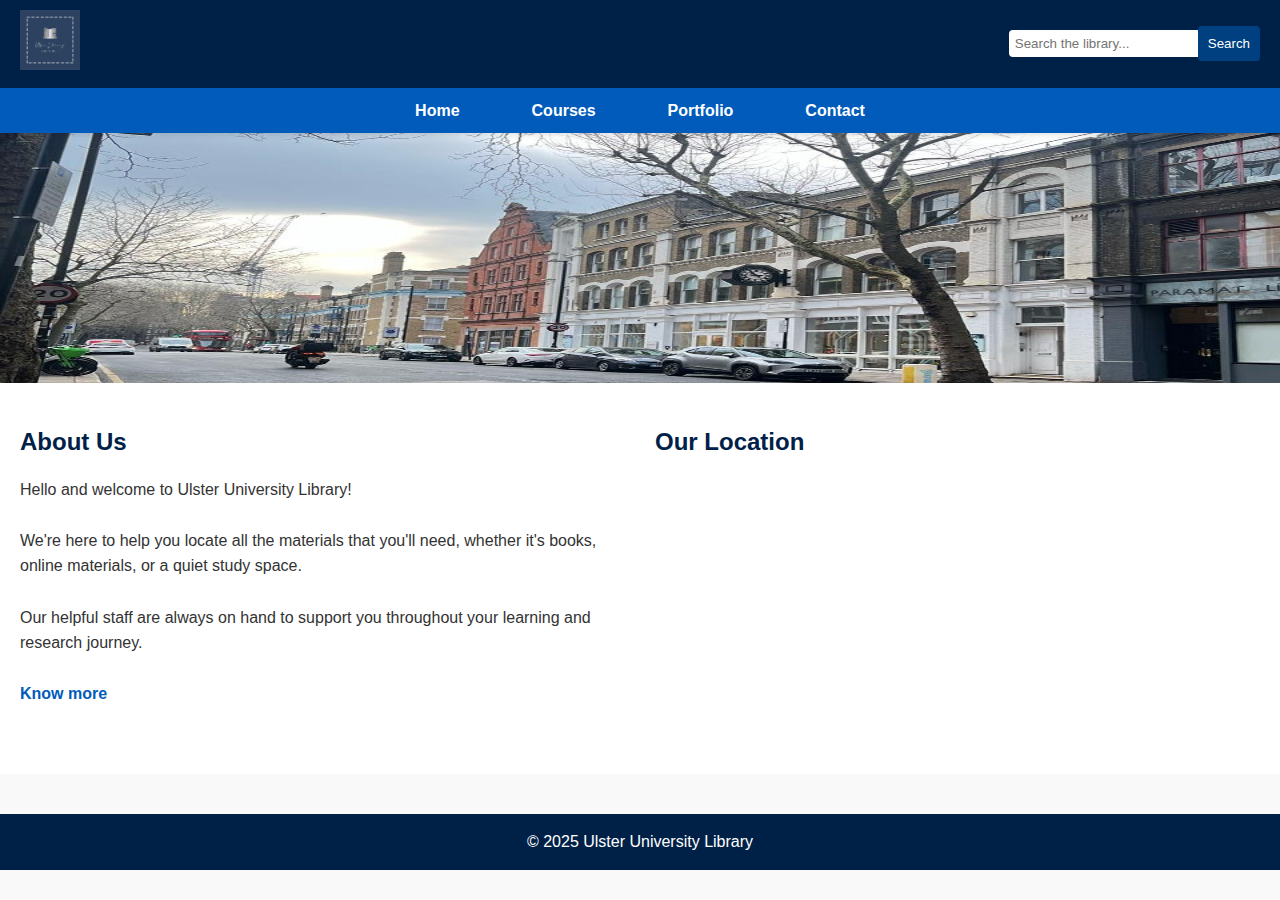
<file: index.html>
<!DOCTYPE html>
<!-- HTML5 document declaration -->
<html lang="en">
<head>
  <!-- Meta tags for charset and responsive design -->
  <meta charset="UTF-8" />
  <meta name="viewport" content="width=device-width, initial-scale=1.0"/>
  
  <!-- Page title -->
  <title>Ulster University Library</title>
  
  <!-- External CSS file link -->
  <link rel="stylesheet" href="css/style.css" />
  
  <!-- External JS file link with defer -->
  <script src="js/script.js" defer></script>
</head>
<body>

  <!-- Header section: logo, search form, hamburger button -->
  <header>
    <!-- Logo linking to home -->
    <a href="index.html" class="logo">
      <img src="images/Logo.png" alt="Ulster University Library Logo" />
    </a>

    <!-- Search form -->
    <form id="searchForm" class="search-container">
      <input type="text" id="searchInput" placeholder="Search the library..."/>
      <button type="submit">Search</button>
    </form>

    <!-- Hamburger menu button for mobile -->
    <button id="nav-toggle" aria-label="Toggle navigation menu">☰</button>
  </header>

  <!-- Navigation menu -->
  <nav class="main-nav">
    <ul id="nav-links">
      <li><a href="index.html">Home</a></li>
      <li><a href="Courses.html">Courses</a></li>
      <li><a href="portfolio.html">Portfolio</a></li>
      <li><a href="contact.html">Contact</a></li>
    </ul>
  </nav>

  <!-- Slideshow banner -->
  <section class="slideshow">
    <img src="images/Banner1.jpg" alt="Library Banner 1" class="slides active" />
    <img src="images/Banner2.jpg" alt="Library Banner 2" class="slides" />
    <img src="images/Banner3.jpg" alt="Library Banner 3" class="slides" />
  </section>

  <!-- About section -->
  <section id="about">
    <div class="about-container">
      <!-- Left side text -->
      <div class="about-left">
        <h2>About Us</h2>
        <p>
          Hello and welcome to Ulster University Library! <br><br>
          We're here to help you locate all the materials that you'll need, whether it's books, online materials, or a quiet study space.<br><br>
          Our helpful staff are always on hand to support you throughout your learning and research journey.<br><br>
          <a href="portfolio.html">Know more</a>
        </p>
      </div>

      <!-- Right side Google Map -->
      <div class="about-right">
        <h2>Our Location</h2>
        <iframe
          src="https://www.google.com/maps/embed?pb=!1m18!1m12!1m3!1d2719.3017003419423!2d-0.11270985659854209!3d51.52384407783933!2m3!1f0!2f0!3f0!3m2!1i1024!2i768!4f13.1!3m3!1m2!1s0x48761b8acd2391f3%3A0x32faa8d65e377c!2sQA!5e0!3m2!1sen!2suk!4v1754042149396!5m2!1sen!2suk"
          width="100%"
          height="250"
          style="border:0; border-radius: 8px;"
          allowfullscreen=""
          loading="lazy"
          referrerpolicy="no-referrer-when-downgrade"
        ></iframe>
      </div>
    </div>
  </section>

  <!-- Footer -->
  <footer>
    <p>&copy; 2025 Ulster University Library</p>
  </footer>

</body>
</html>
</file>
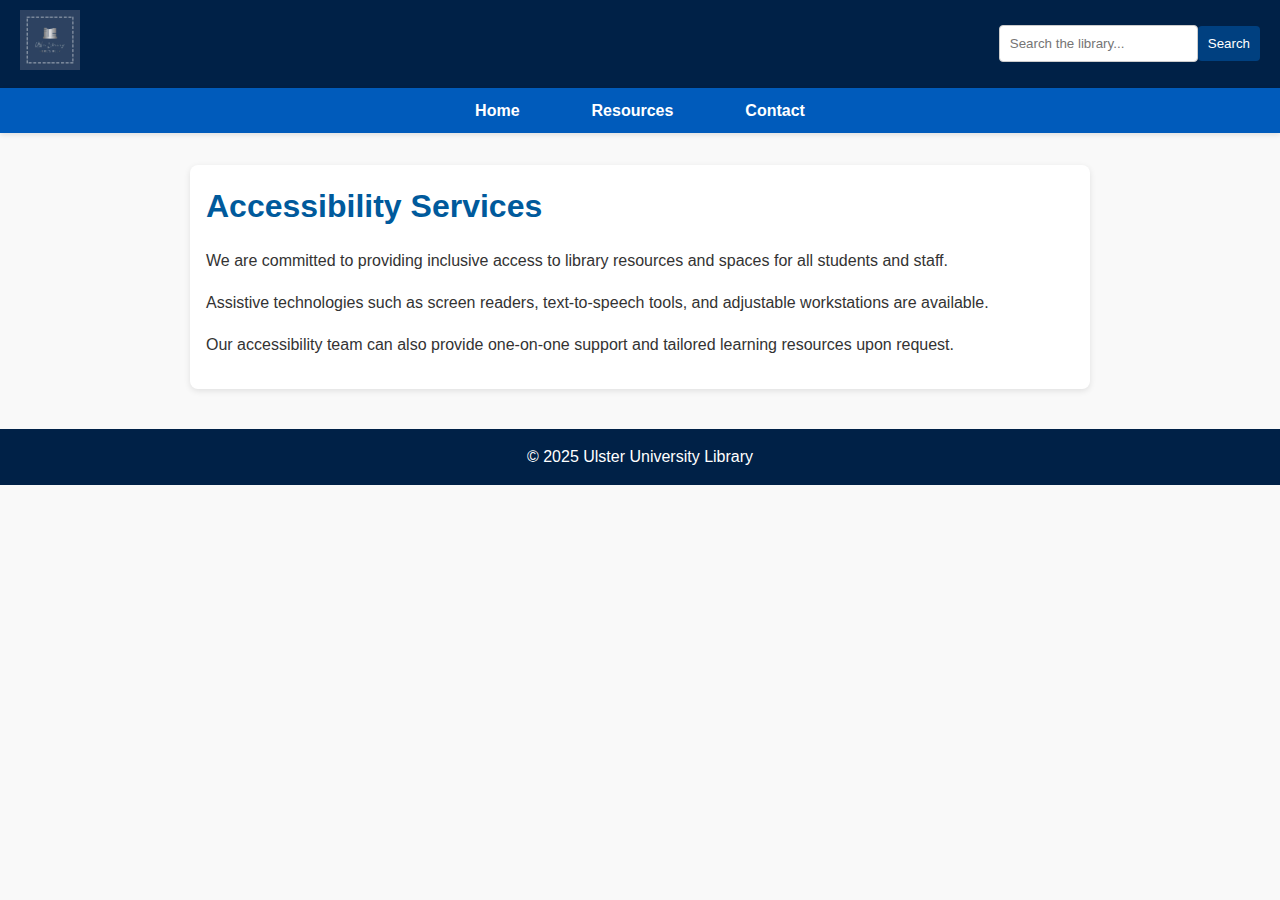
<file: accessibility-services.html>
<!DOCTYPE html>
<html lang="en">
<head>
  <meta charset="UTF-8"/><meta name="viewport" content="width=device-width, initial-scale=1.0"/>
  <title>Accessibility Services – Ulster University Library</title>
  <link rel="stylesheet" href="css/style.css"/>
  <style>.content-section{max-width:900px;margin:2rem auto;padding:1rem;background:#fff;border-radius:8px;box-shadow:0 2px 6px rgba(0,0,0,0.1);} .content-section h1{color:#005a9c;margin-bottom:1rem;} .content-section p{line-height:1.6;font-size:1rem;margin-bottom:1rem;}</style>
</head>
<body>
<header><a href="index.html" class="logo"><img src="images/Logo.png" alt="Ulster University Library Logo"/></a>
<form id="searchForm" class="search-container"><input type="text" placeholder="Search the library..."/><button type="submit">Search</button></form>
<button id="nav-toggle" aria-label="Toggle navigation menu">☰</button></header>
<nav class="main-nav"><ul><li><a href="index.html">Home</a></li><li><a href="Resources.html">Resources</a></li><li><a href="contact.html">Contact</a></li></ul></nav>
<main class="content-section">
<h1>Accessibility Services</h1>
<p>We are committed to providing inclusive access to library resources and spaces for all students and staff.</p>
<p>Assistive technologies such as screen readers, text-to-speech tools, and adjustable workstations are available.</p>
<p>Our accessibility team can also provide one-on-one support and tailored learning resources upon request.</p>
</main>
<footer><p>© 2025 Ulster University Library</p></footer>
<script src="https://code.jquery.com/jquery-3.7.0.min.js"></script>
<script>$(document).on("click","#nav-toggle",()=>$(".main-nav").toggleClass("open"));</script>
</body>
</html>
</file>
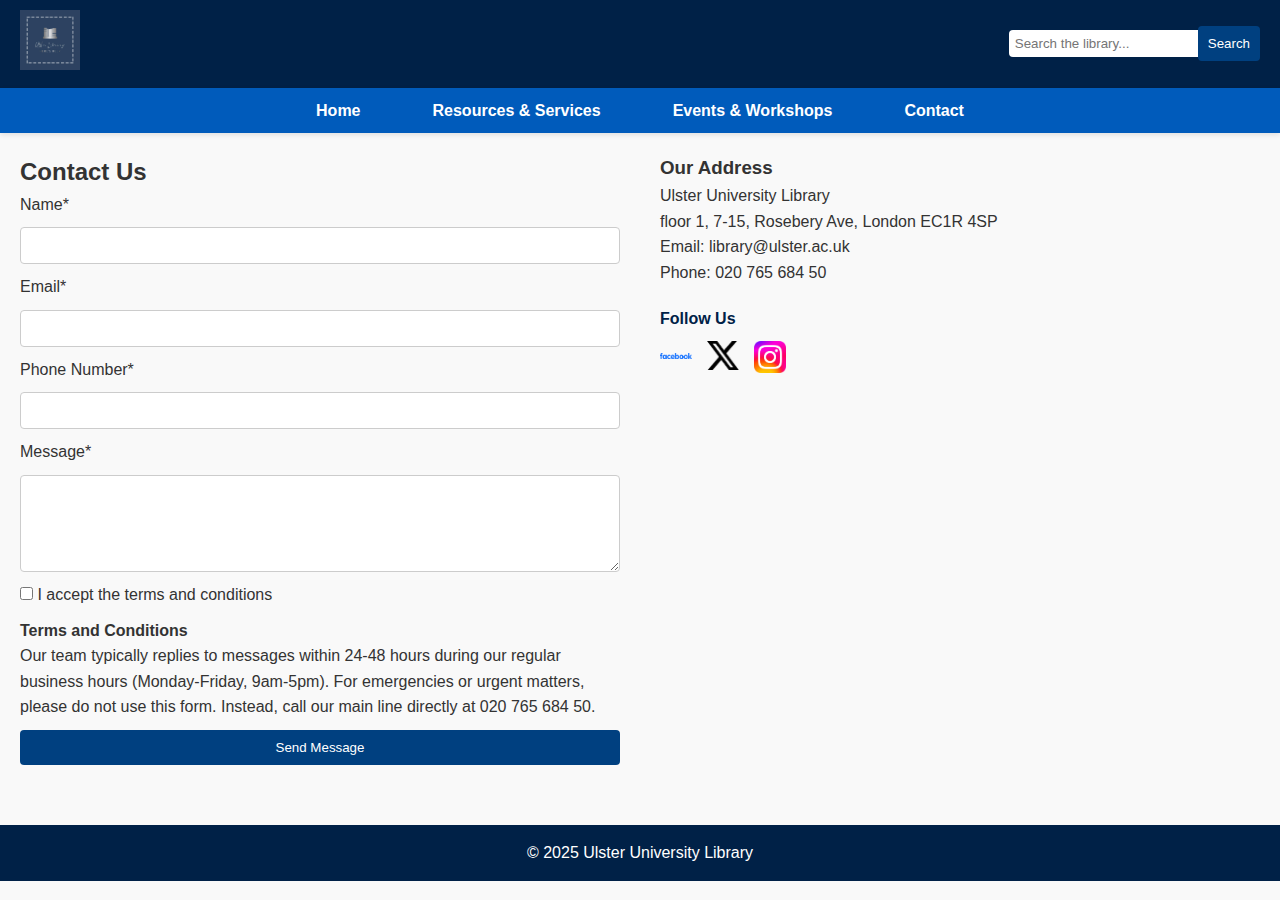
<file: contact.html>
<!DOCTYPE html>
<html lang="en">
<head>
  <meta charset="UTF-8" />
  <meta name="viewport" content="width=device-width, initial-scale=1.0"/>
  <title>Contact - Ulster University Library</title>
  
  <link rel="stylesheet" href="css/style.css" />
  
  <script src="https://code.jquery.com/jquery-3.7.0.min.js"></script>
  
  <script src="js/script.js" defer></script>
</head>
<body>
  
  <header>
    <a href="index.html" class="logo">
      <img src="images/Logo.png" alt="Ulster University Library Logo" />
    </a>
    
    <form id="searchForm" class="search-container">
      <input type="text" id="searchInput" placeholder="Search the library..."/>
      <button type="submit">Search</button>
    </form>
    
    <button id="nav-toggle" aria-label="Toggle navigation menu">☰</button>
  </header>

  <nav class="main-nav">
    <ul id="nav-links">
      <li><a href="index.html">Home</a></li>
      <li><a href="Resources & Services.html">Resources & Services</a></li>
      <li><a href="Events & Workshops.html">Events & Workshops</a></li>
      <li><a href="contact.html">Contact</a></li>
    </ul>
  </nav>

  <main>
    <div class="contact-container">
      <div class="contact-form">
        <h2>Contact Us</h2>
        <form id="contactForm" novalidate>
          <label for="name">Name*</label>
          <input type="text" id="name" name="name" required />

          <label for="email">Email*</label>
          <input type="email" id="email" name="email" required />
          
          <label for="phone">Phone Number*</label>
          <input type="tel" id="phone" name="phone" required />

          <label for="message">Message*</label>
          <textarea id="message" name="message" rows="5" required></textarea>

          <label>
            <input type="checkbox" id="terms" />
            I accept the terms and conditions
          </label>
          <div class="terms-details">
  <h4>Terms and Conditions</h4>
  <p>
    Our team typically replies to messages within 24-48 hours during our regular business hours (Monday-Friday, 9am-5pm).
    For emergencies or urgent matters, please do not use this form. Instead, call our main line directly at 020 765 684 50.
  </p>
</div>

          <button type="submit">Send Message</button>
        </form>
      </div>
<div class="contact-info">
  <div>
    <h3>Our Address</h3>
    <p>Ulster University Library</p>
    <p>floor 1, 7-15, Rosebery Ave, London EC1R 4SP</p>
    <p>Email: library@ulster.ac.uk</p>
    <p>Phone: 020 765 684 50</p>
  </div>
  
  <div class="social-links">
    <h4>Follow Us</h4>
    <ul>
      <li><a href="#"><img src="images/facebook-icon.png" alt="Facebook" width="32"></a></li>
      <li><a href="#"><img src="images/twitter-icon.png" alt="X" width="32"></a></li>
      <li><a href="#"><img src="images/instagram-icon.png" alt="Instagram" width="32"></a></li>
    </ul>
  </div>
</div>
  </main>

  <footer>
    <p>© 2025 Ulster University Library</p>
  </footer>
<div id="confirmation-modal" class="modal">
  <div class="modal-content">
    <span class="close-button">&times;</span>
    <h3 id="modal-title"></h3>
    <p id="modal-message"></p>
    <button class="modal-close-btn">Close</button>
  </div>
</div>
  
</body>
</html>
</file>
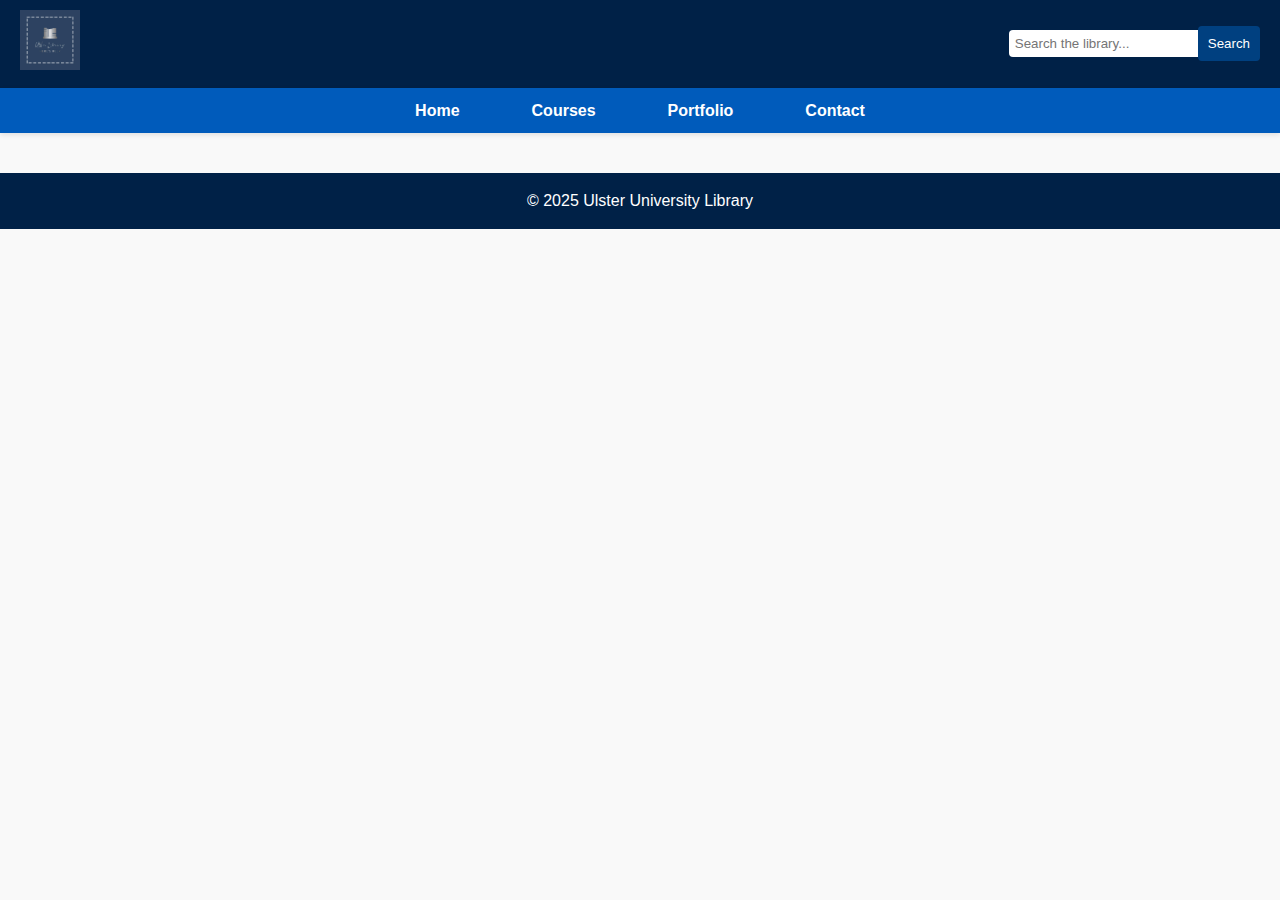
<file: courses.html>
<!DOCTYPE html>
<html lang="en">
<head>
  <meta charset="UTF-8" />
  <meta name="viewport" content="width=device-width, initial-scale=1.0"/>
  <title>Ulster University Library</title>
  
  <link rel="stylesheet" href="css/style.css" />
  
  <script src="https://code.jquery.com/jquery-3.7.0.min.js"></script>
  
  <script src="js/script.js" defer></script>
</head>
<body>

  <header>
    <a href="index.html" class="logo">
      <img src="images/Logo.png" alt="Ulster University Library Logo" />
    </a>
    
    <form id="searchForm" class="search-container">
      <input type="text" id="searchInput" placeholder="Search the library..."/>
      <button type="submit">Search</button>
    </form>
    
    <button id="nav-toggle" aria-label="Toggle navigation menu">☰</button>
  </header>

  <nav class="main-nav">
    <ul id="nav-links">
      <li><a href="index.html">Home</a></li>
      <li><a href="Courses.html">Courses</a></li>
      <li><a href="portfolio.html">Portfolio</a></li>
      <li><a href="contact.html">Contact</a></li>
    </ul>
  </nav>
</body>  
  <footer>
    <p>© 2025 Ulster University Library</p>
  </footer>
</file>
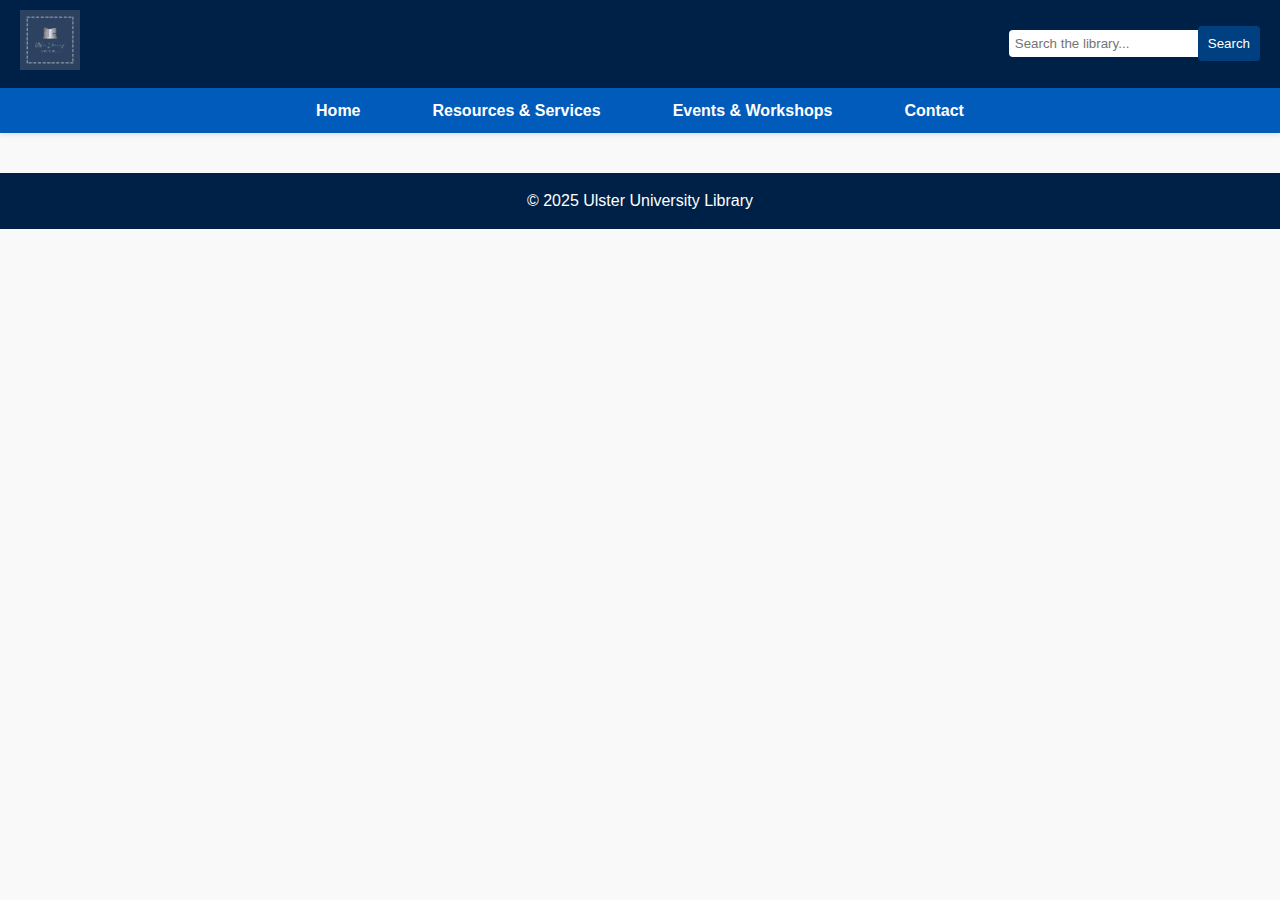
<file: Events & Workshops.html>
<!DOCTYPE html>
<html lang="en">
<head>
  <meta charset="UTF-8" />
  <meta name="viewport" content="width=device-width, initial-scale=1.0"/>
  <title>Ulster University Library</title>
  
  <link rel="stylesheet" href="css/style.css" />
  
  <script src="https://code.jquery.com/jquery-3.7.0.min.js"></script>
  
  <script src="js/script.js" defer></script>
</head>
<body>

  <header>
    <a href="index.html" class="logo">
      <img src="images/Logo.png" alt="Ulster University Library Logo" />
    </a>
    
    <form id="searchForm" class="search-container">
      <input type="text" id="searchInput" placeholder="Search the library..."/>
      <button type="submit">Search</button>
    </form>
    
    <button id="nav-toggle" aria-label="Toggle navigation menu">☰</button>
  </header>

  <nav class="main-nav">
    <ul id="nav-links">
      <li><a href="index.html">Home</a></li>
      <li><a href="Resources & Services.html">Resources & Services</a></li>
      <li><a href="Events & Workshops.html">Events & Workshops</a></li>
      <li><a href="contact.html">Contact</a></li>
    </ul>
  </nav>
</body>  
  <footer>
    <p>© 2025 Ulster University Library</p>
  </footer>
</file>
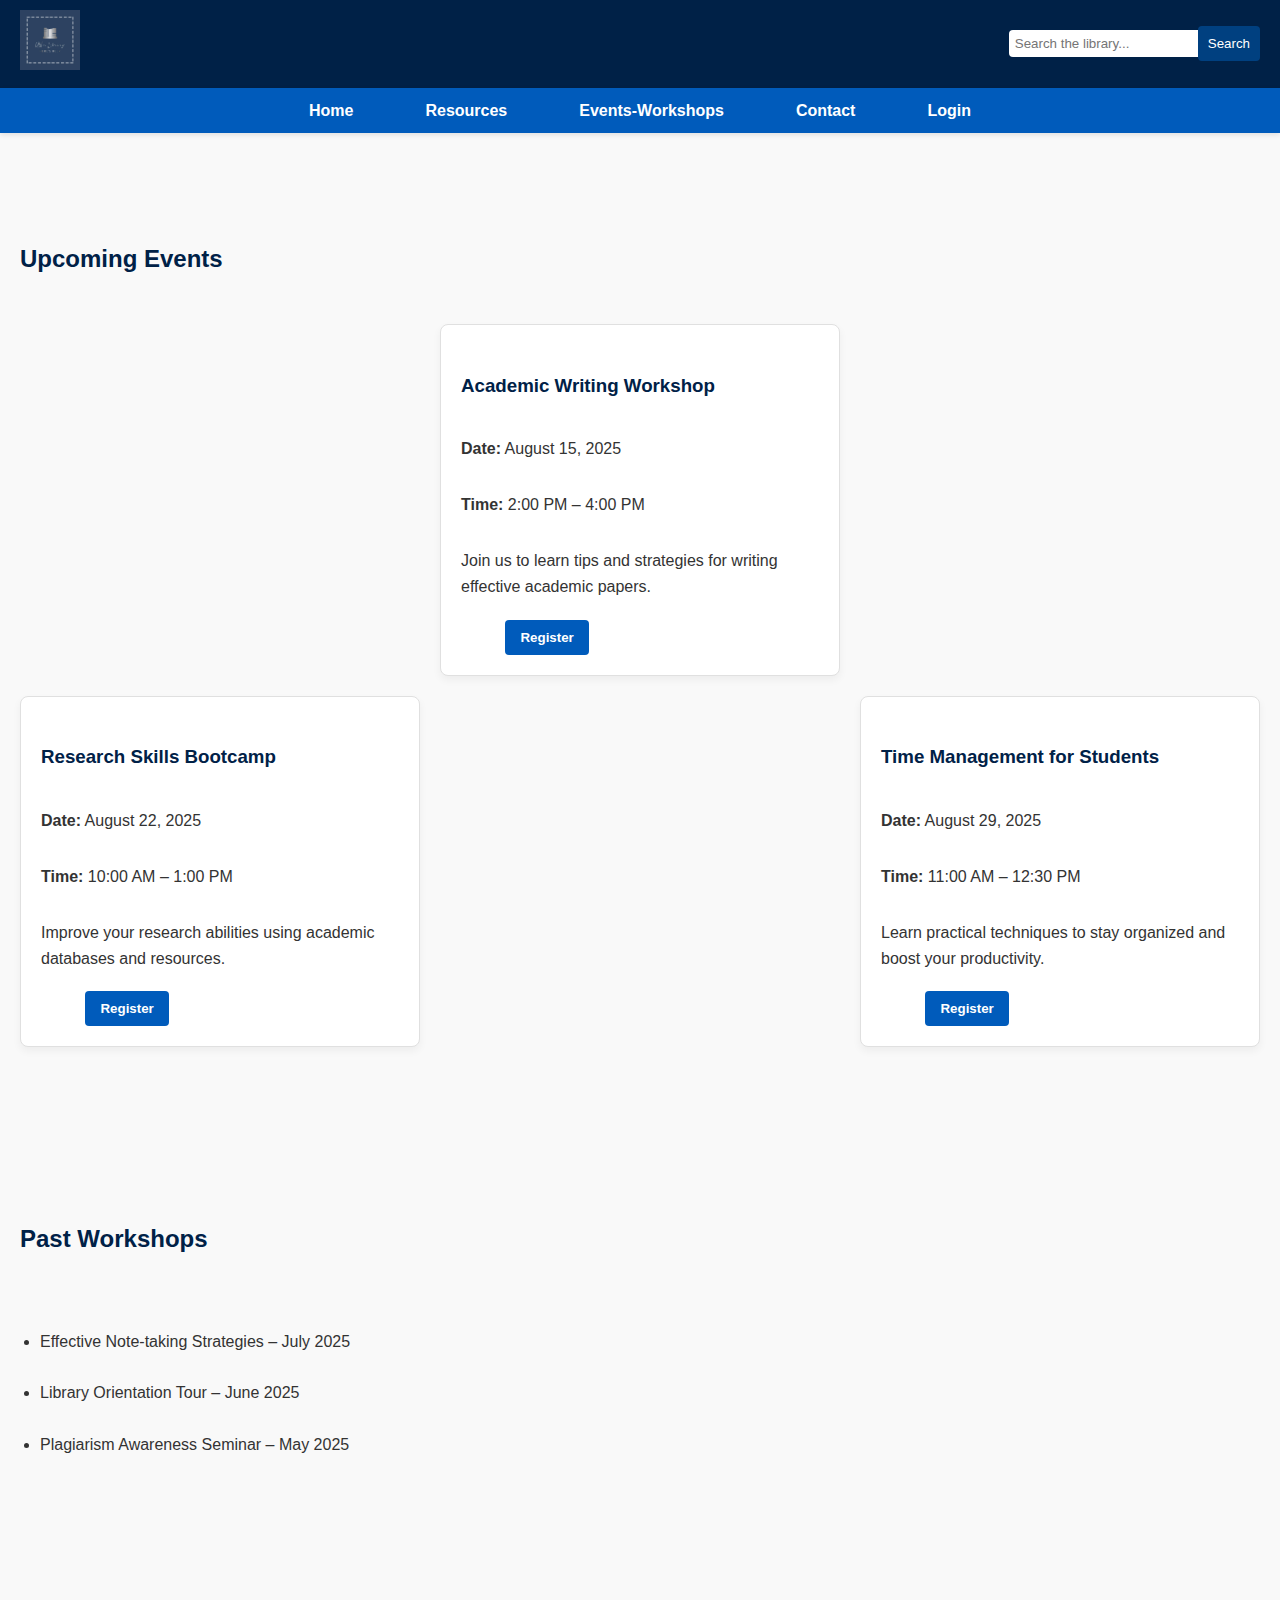
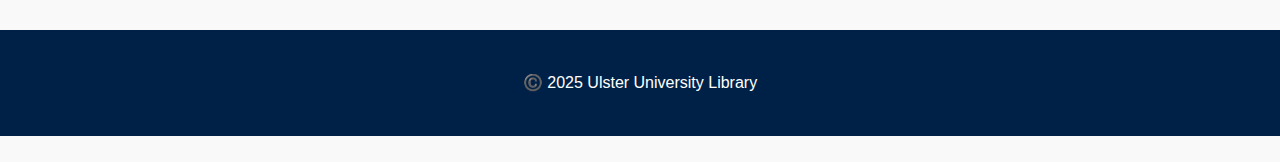
<file: Events-Workshops.html>
<!DOCTYPE html>
<html lang="en">
<head>
  <meta charset="UTF-8" />
  <meta name="viewport" content="width=device-width, initial-scale=1.0"/>
  <title>Contact - Ulster University Library</title>
  
  <link rel="stylesheet" href="css/style.css" />
      <link rel="icon" type="image/png" href="images/favicon.png" />
  
  <script src="https://code.jquery.com/jquery-3.7.0.min.js"></script>
  
  <script src="js/script.js" defer></script>
</head>
<body>
  
  <header>
    <a href="index.html" class="logo">
      <img src="images/Logo.png" alt="Ulster University Library Logo" />
    </a>
    
    <form id="searchForm" class="search-container">
      <input type="text" id="searchInput" placeholder="Search the library..."/>
      <button type="submit">Search</button>
    </form>
    
    <button id="nav-toggle" aria-label="Toggle navigation menu">☰</button>
  </header>

  <nav class="main-nav">
    <ul id="nav-links">
      <li><a href="index.html">Home</a></li>
      <li><a href="Resources.html">Resources</a></li>
      <li><a href="Events-Workshops.html">Events-Workshops</a></li>
      <li><a href="contact.html">Contact</a></li>
      <li><a href="Login.html">Login</a></li>
    </ul>
  </nav>

  <main class="events-page-content">
    <section class="upcoming-events">
      <h2 class="section-heading">Upcoming Events</h2>
      <div class="event-grid">

        <div class="event-card">
          <h3>Academic Writing Workshop</h3>
          <p><strong>Date:</strong> August 15, 2025</p>
          <p><strong>Time:</strong> 2:00 PM – 4:00 PM</p>
          <p>Join us to learn tips and strategies for writing effective academic papers.</p>
          <button class="register-btn">Register</button>
        </div>

        <div class="event-card">
          <h3>Research Skills Bootcamp</h3>
          <p><strong>Date:</strong> August 22, 2025</p>
          <p><strong>Time:</strong> 10:00 AM – 1:00 PM</p>
          <p>Improve your research abilities using academic databases and resources.</p>
          <button class="register-btn">Register</button>
        </div>

        <div class="event-card">
          <h3>Time Management for Students</h3>
          <p><strong>Date:</strong> August 29, 2025</p>
          <p><strong>Time:</strong> 11:00 AM – 12:30 PM</p>
          <p>Learn practical techniques to stay organized and boost your productivity.</p>
          <button class="register-btn">Register</button>
        </div>

      </div>
    </section>

    <section class="past-events">
      <h2 class="section-heading">Past Workshops</h2>
      <ul class="past-events-list">
        <li>Effective Note-taking Strategies – July 2025</li>
        <li>Library Orientation Tour – June 2025</li>
        <li>Plagiarism Awareness Seminar – May 2025</li>
      </ul>
    </section>
  </main>

  <footer>
    <p>©️ 2025 Ulster University Library</p>
  </footer>

  <div id="confirmation-modal" class="modal">
    <div class="modal-content">
      <span class="close-button">&times;</span>
      <h3 id="modal-title"></h3>
      <p id="modal-message"></p>
      <button class="modal-close-btn">Close</button>
    </div>
  </div>

  <div id="cookie-consent-modal">
    <div class="cookie-content">
      <p>This website uses cookies to ensure you get the best experience on our site. <a href="#">Learn more</a></p>
      <button id="accept-cookies-btn">Accept</button>
    </div>
  </div>
<button id="back-to-top-btn" title="Go to top">▲</button>
</body>
</html>
</file>
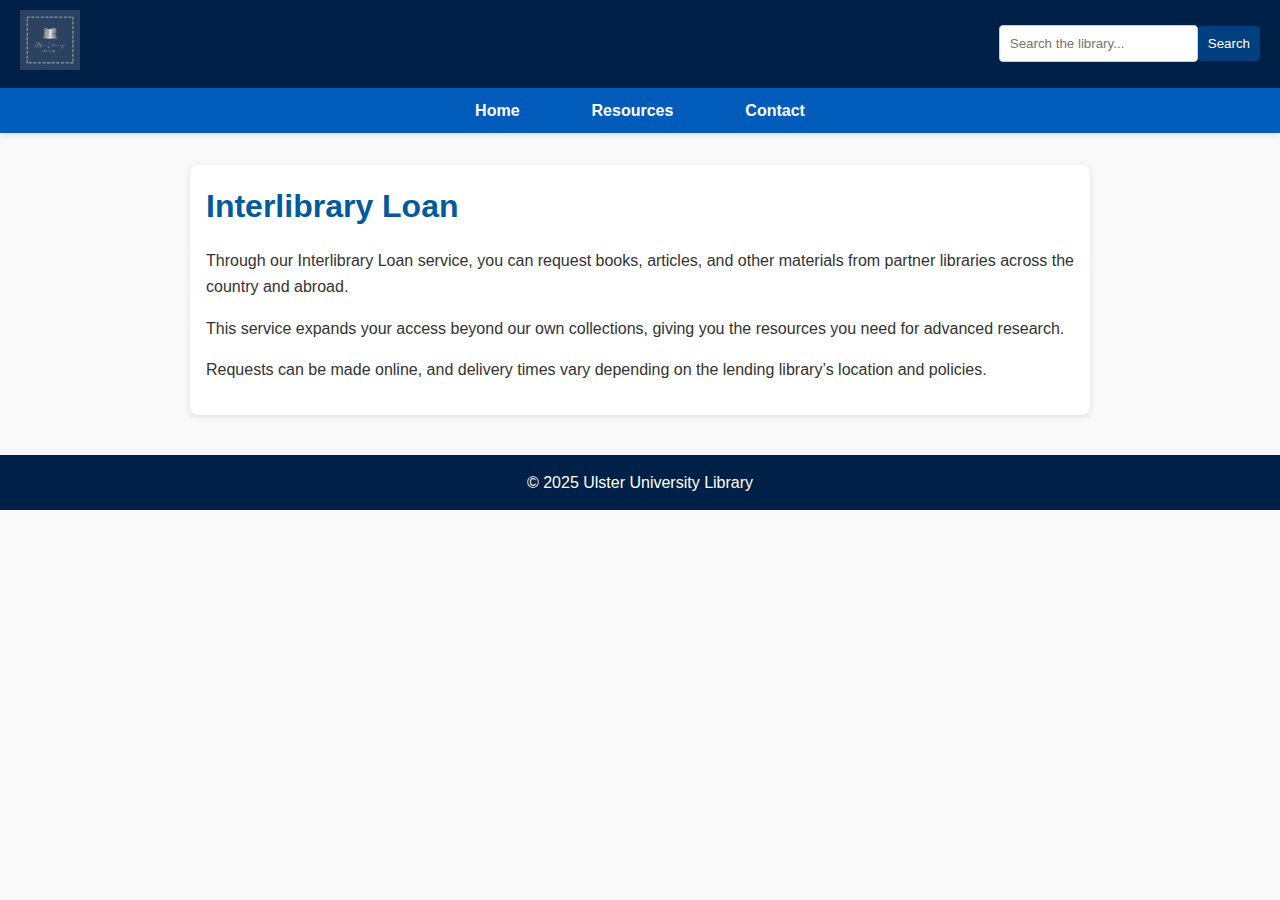
<file: interlibrary-loan.html>
<!DOCTYPE html>
<html lang="en">
<head>
  <meta charset="UTF-8"/><meta name="viewport" content="width=device-width, initial-scale=1.0"/>
  <title>Interlibrary Loan – Ulster University Library</title>
  <link rel="stylesheet" href="css/style.css"/>
  <style>.content-section{max-width:900px;margin:2rem auto;padding:1rem;background:#fff;border-radius:8px;box-shadow:0 2px 6px rgba(0,0,0,0.1);} .content-section h1{color:#005a9c;margin-bottom:1rem;} .content-section p{line-height:1.6;font-size:1rem;margin-bottom:1rem;}</style>
</head>
<body>
<header><a href="index.html" class="logo"><img src="images/Logo.png" alt="Ulster University Library Logo"/></a>
<form id="searchForm" class="search-container"><input type="text" placeholder="Search the library..."/><button type="submit">Search</button></form>
<button id="nav-toggle" aria-label="Toggle navigation menu">☰</button></header>
<nav class="main-nav"><ul><li><a href="index.html">Home</a></li><li><a href="Resources.html">Resources</a></li><li><a href="contact.html">Contact</a></li></ul></nav>
<main class="content-section">
<h1>Interlibrary Loan</h1>
<p>Through our Interlibrary Loan service, you can request books, articles, and other materials from partner libraries across the country and abroad.</p>
<p>This service expands your access beyond our own collections, giving you the resources you need for advanced research.</p>
<p>Requests can be made online, and delivery times vary depending on the lending library’s location and policies.</p>
</main>
<footer><p>© 2025 Ulster University Library</p></footer>
<script src="https://code.jquery.com/jquery-3.7.0.min.js"></script>
<script>$(document).on("click","#nav-toggle",()=>$(".main-nav").toggleClass("open"));</script>
</body>
</html>
</file>
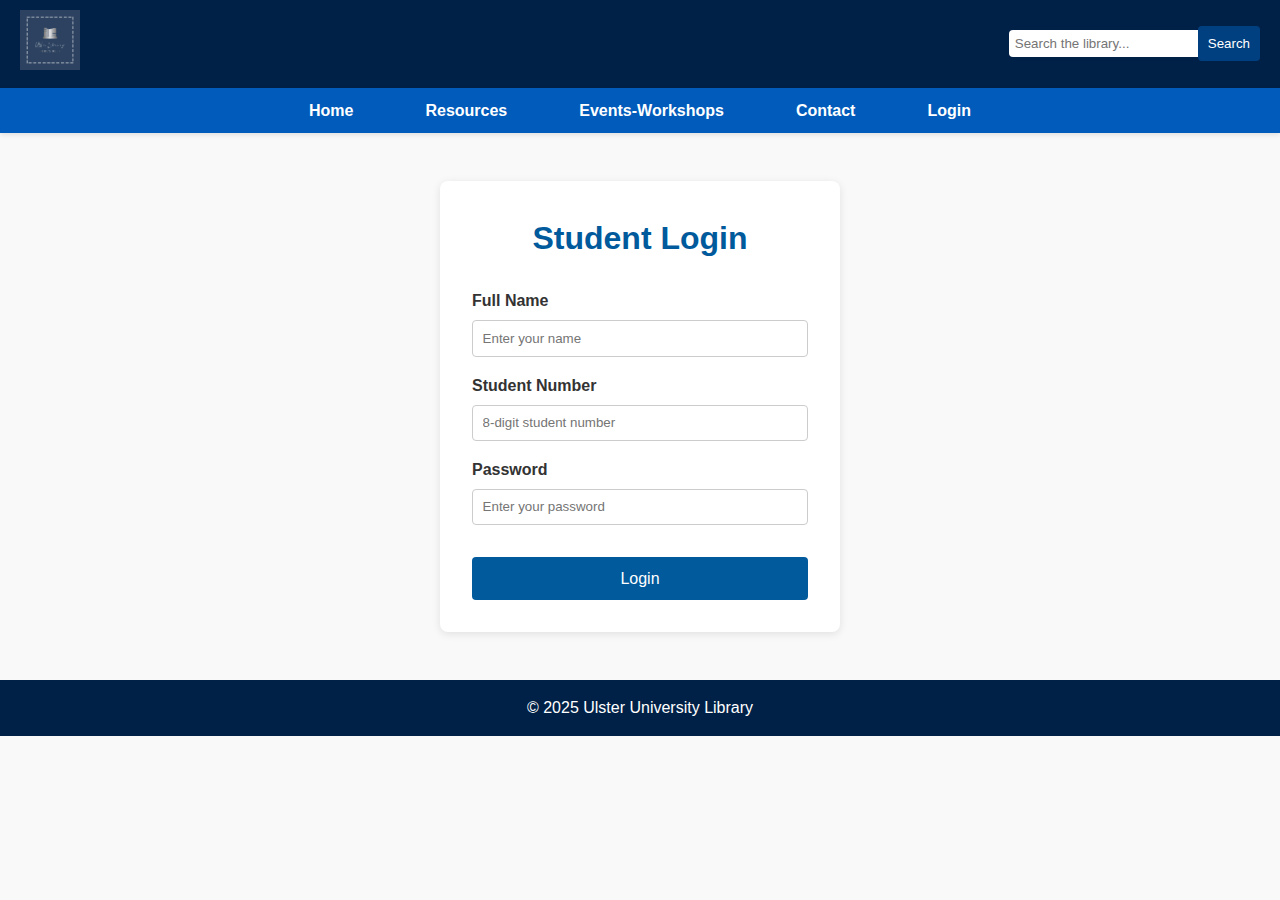
<file: Login.html>
<!DOCTYPE html>
<html lang="en">
<head>
  <meta charset="UTF-8" />
  <meta name="viewport" content="width=device-width, initial-scale=1.0"/>
  <title>Ulster University Library</title>
  
  <link rel="stylesheet" href="css/style.css" />
      <link rel="icon" type="image/png" href="images/favicon.png" />
  
  <script src="https://code.jquery.com/jquery-3.7.0.min.js"></script>
  
  <script src="js/script.js" defer></script>
</head>
<body>

  <header>
    <a href="index.html" class="logo">
      <img src="images/Logo.png" alt="Ulster University Library Logo" />
    </a>
    
    <form id="searchForm" class="search-container">
      <input type="text" id="searchInput" placeholder="Search the library..."/>
      <button type="submit">Search</button>
    </form>
    
    <button id="nav-toggle" aria-label="Toggle navigation menu">☰</button>
  </header>

  <nav class="main-nav">
    <ul id="nav-links">
      <li><a href="index.html">Home</a></li>
      <li><a href="Resources.html">Resources</a></li>
      <li><a href="Events-Workshops.html">Events-Workshops</a></li>
      <li><a href="contact.html">Contact</a></li>
      <li><a href="Login.html">Login</a></li>
    </ul>
  </nav>
  <!-- LOGIN FORM -->
<main class="content-container">
  <div class="login-container">
    <h1>Student Login</h1>
    <form id="loginForm">
      <label for="name">Full Name</label>
      <input type="text" id="name" required placeholder="Enter your name" />

      <label for="studentNumber">Student Number</label>
      <input type="text" id="studentNumber" required placeholder="8-digit student number" />

      <label for="password">Password</label>
      <input type="password" id="password" required placeholder="Enter your password" />

      <div class="error-msg" id="errorMsg"></div>
      <button type="submit">Login</button>
    </form>
  </div>
</main>

    <footer>
    <p>© 2025 Ulster University Library</p>
  </footer>
  <div id="cookie-consent-modal">
  <div class="cookie-content">
    <p>This website uses cookies to ensure you get the best experience on our site. <a href="#">Learn more</a></p>
    <button id="accept-cookies-btn">Accept</button>
  </div>
</div>
<div id="confirmation-modal" class="modal">
    <div class="modal-content">
        <span class="close-button">&times;</span>
        <h3 id="modal-title"></h3>
        <p id="modal-message"></p>
        <button class="modal-close-btn">Continue</button>
    </div>
</div>
<button id="back-to-top-btn" title="Go to top">▲</button>
</body>
</html>
</file>
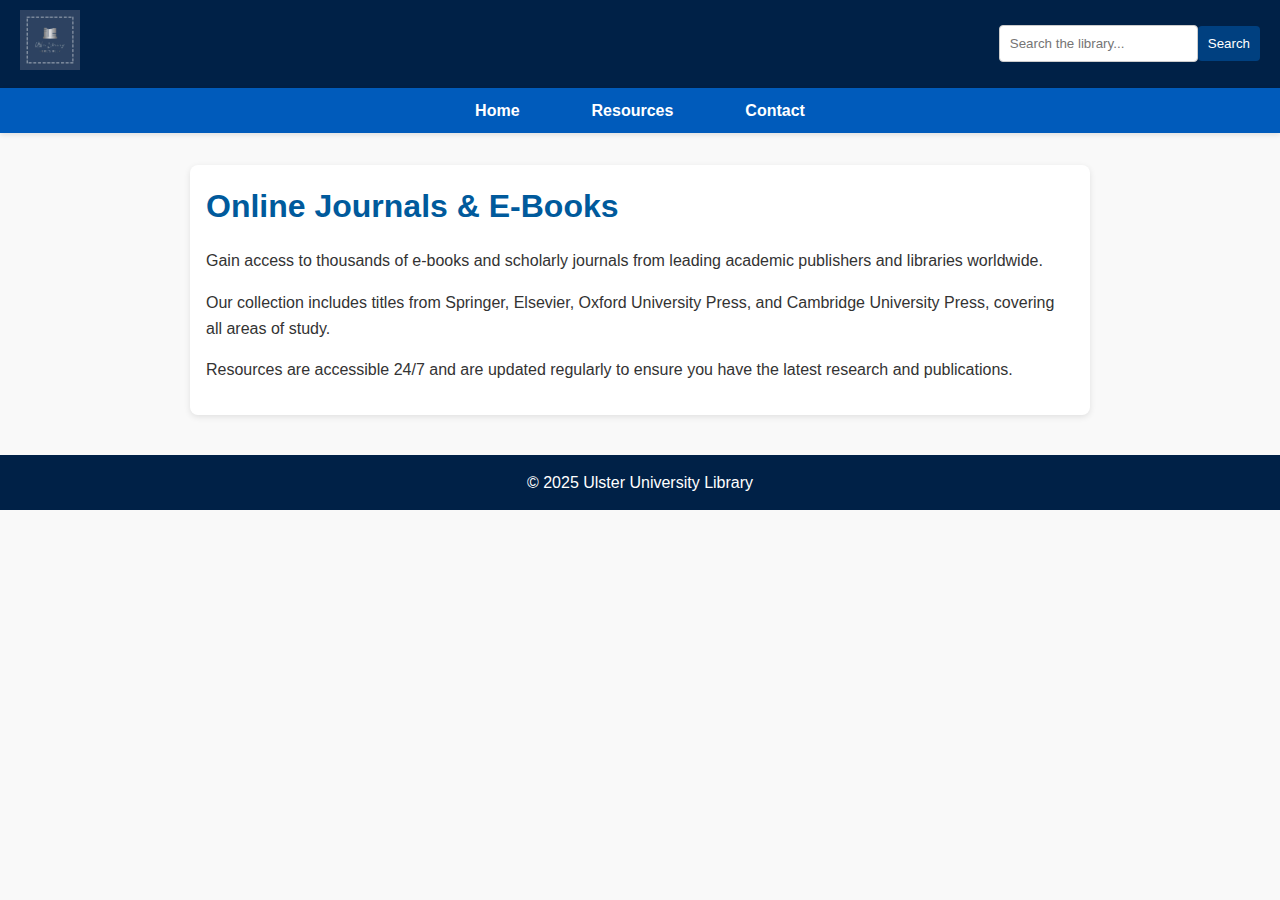
<file: online-journals.html>
<!DOCTYPE html>
<html lang="en">
<head>
  <meta charset="UTF-8"/><meta name="viewport" content="width=device-width, initial-scale=1.0"/>
  <title>Online Journals & E-Books – Ulster University Library</title>
  <link rel="stylesheet" href="css/style.css"/>
  <style>.content-section{max-width:900px;margin:2rem auto;padding:1rem;background:#fff;border-radius:8px;box-shadow:0 2px 6px rgba(0,0,0,0.1);} .content-section h1{color:#005a9c;margin-bottom:1rem;} .content-section p{line-height:1.6;font-size:1rem;margin-bottom:1rem;}</style>
</head>
<body>
<header><a href="index.html" class="logo"><img src="images/Logo.png" alt="Ulster University Library Logo"/></a>
<form id="searchForm" class="search-container"><input type="text" placeholder="Search the library..."/><button type="submit">Search</button></form>
<button id="nav-toggle" aria-label="Toggle navigation menu">☰</button></header>
<nav class="main-nav"><ul><li><a href="index.html">Home</a></li><li><a href="Resources.html">Resources</a></li><li><a href="contact.html">Contact</a></li></ul></nav>
<main class="content-section">
<h1>Online Journals & E-Books</h1>
<p>Gain access to thousands of e-books and scholarly journals from leading academic publishers and libraries worldwide.</p>
<p>Our collection includes titles from Springer, Elsevier, Oxford University Press, and Cambridge University Press, covering all areas of study.</p>
<p>Resources are accessible 24/7 and are updated regularly to ensure you have the latest research and publications.</p>
</main>
<footer><p>© 2025 Ulster University Library</p></footer>
<script src="https://code.jquery.com/jquery-3.7.0.min.js"></script>
<script>$(document).on("click","#nav-toggle",()=>$(".main-nav").toggleClass("open"));</script>
</body>
</html>
</file>
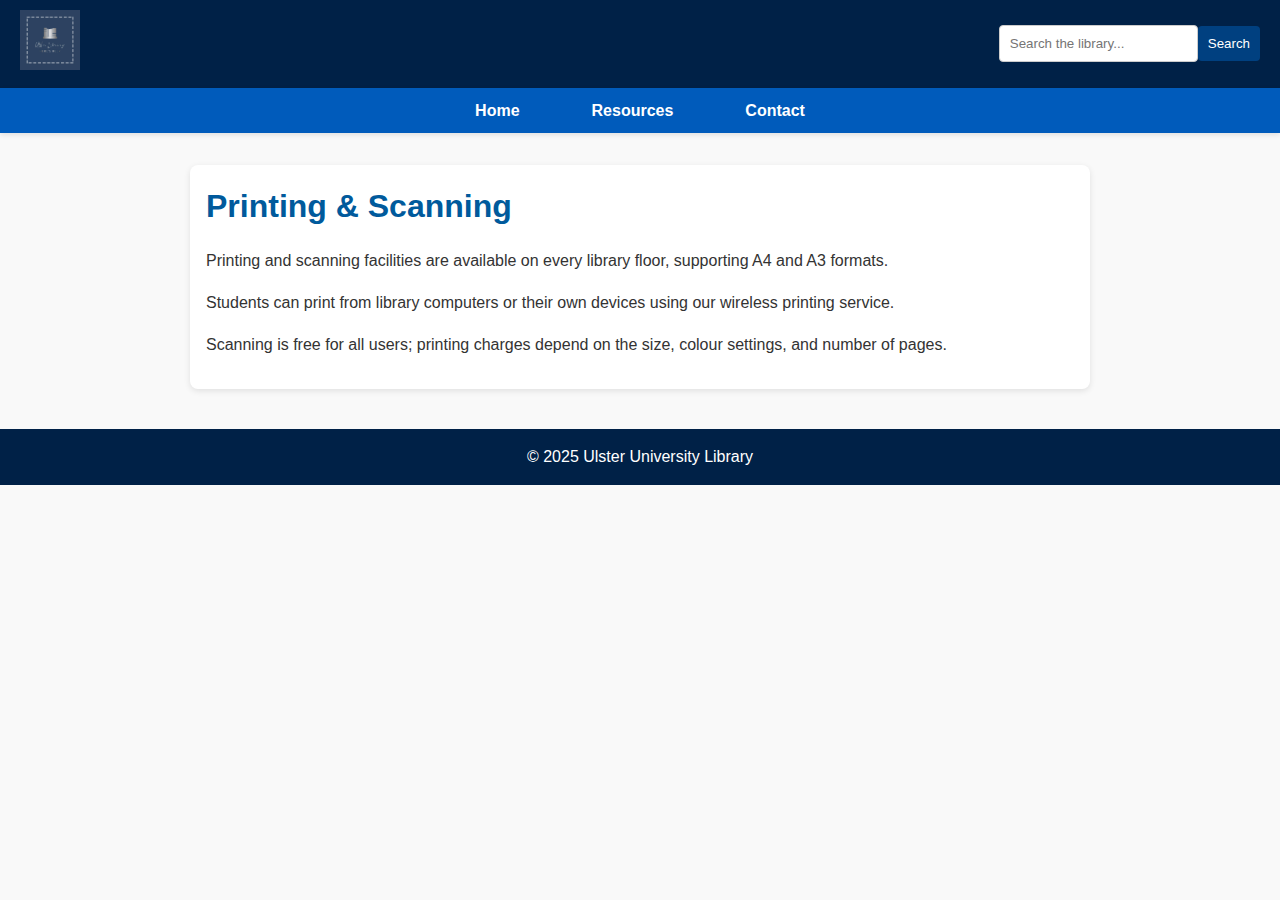
<file: printing-scanning.html>
<!DOCTYPE html>
<html lang="en">
<head>
  <meta charset="UTF-8"/><meta name="viewport" content="width=device-width, initial-scale=1.0"/>
  <title>Printing & Scanning – Ulster University Library</title>
  <link rel="stylesheet" href="css/style.css"/>
  <style>.content-section{max-width:900px;margin:2rem auto;padding:1rem;background:#fff;border-radius:8px;box-shadow:0 2px 6px rgba(0,0,0,0.1);} .content-section h1{color:#005a9c;margin-bottom:1rem;} .content-section p{line-height:1.6;font-size:1rem;margin-bottom:1rem;}</style>
</head>
<body>
<header><a href="index.html" class="logo"><img src="images/Logo.png" alt="Ulster University Library Logo"/></a>
<form id="searchForm" class="search-container"><input type="text" placeholder="Search the library..."/><button type="submit">Search</button></form>
<button id="nav-toggle" aria-label="Toggle navigation menu">☰</button></header>
<nav class="main-nav"><ul><li><a href="index.html">Home</a></li><li><a href="Resources.html">Resources</a></li><li><a href="contact.html">Contact</a></li></ul></nav>
<main class="content-section">
<h1>Printing & Scanning</h1>
<p>Printing and scanning facilities are available on every library floor, supporting A4 and A3 formats.</p>
<p>Students can print from library computers or their own devices using our wireless printing service.</p>
<p>Scanning is free for all users; printing charges depend on the size, colour settings, and number of pages.</p>
</main>
<footer><p>© 2025 Ulster University Library</p></footer>
<script src="https://code.jquery.com/jquery-3.7.0.min.js"></script>
<script>$(document).on("click","#nav-toggle",()=>$(".main-nav").toggleClass("open"));</script>
</body>
</html>
</file>
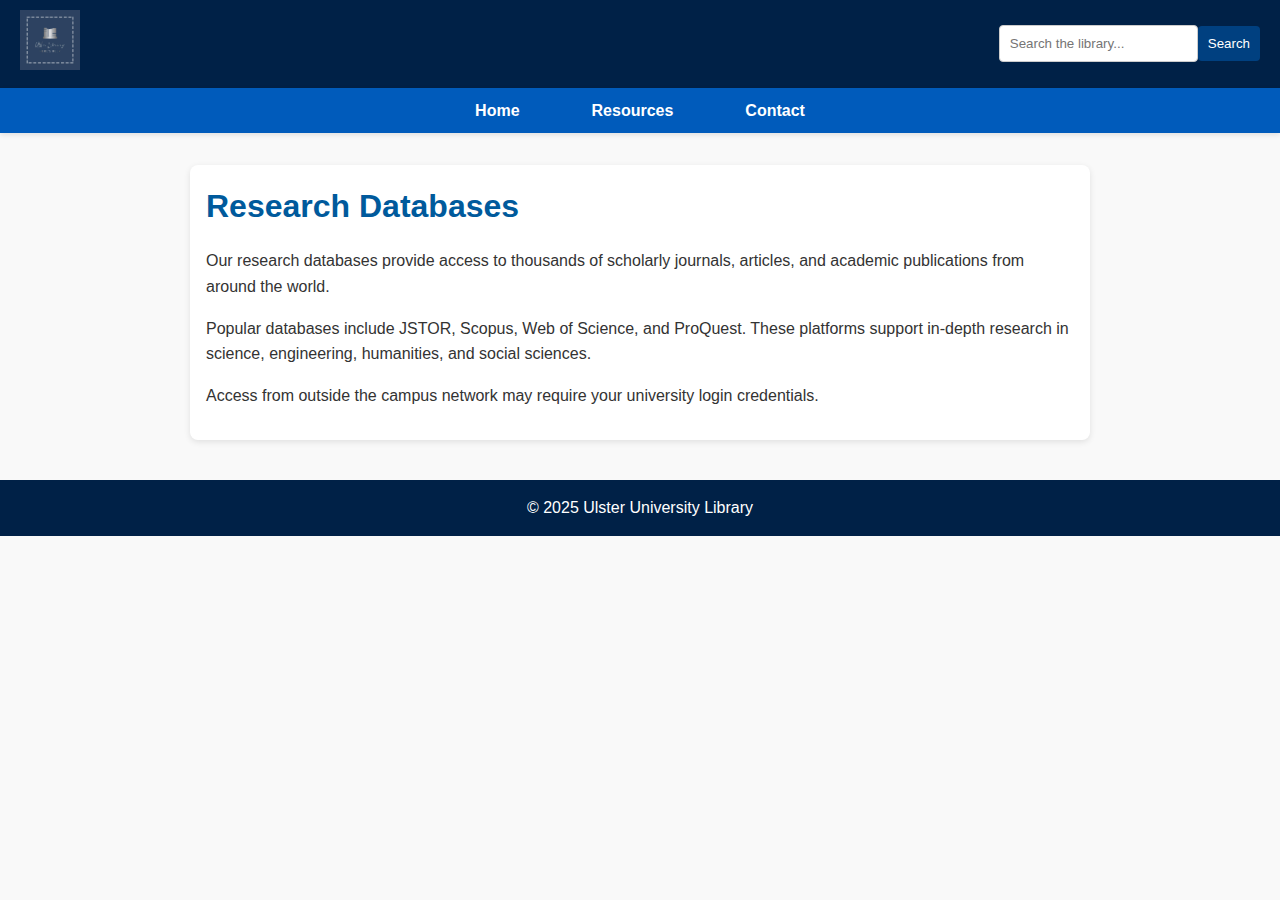
<file: research-databases.html>
<!DOCTYPE html>
<html lang="en">
<head>
  <meta charset="UTF-8"/>
  <meta name="viewport" content="width=device-width, initial-scale=1.0"/>
  <title>Research Databases – Ulster University Library</title>
  <link rel="stylesheet" href="css/style.css"/>
  <style>
    .content-section { max-width: 900px; margin: 2rem auto; padding: 1rem; background: #fff; border-radius: 8px; box-shadow: 0 2px 6px rgba(0,0,0,0.1); }
    .content-section h1 { color: #005a9c; margin-bottom: 1rem; }
    .content-section p { line-height: 1.6; font-size: 1rem; margin-bottom: 1rem; }
  </style>
</head>
<body>
<header>
  <a href="index.html" class="logo"><img src="images/Logo.png" alt="Ulster University Library Logo"/></a>
  <form id="searchForm" class="search-container"><input type="text" placeholder="Search the library..."/><button type="submit">Search</button></form>
  <button id="nav-toggle" aria-label="Toggle navigation menu">☰</button>
</header>
<nav class="main-nav"><ul><li><a href="index.html">Home</a></li><li><a href="Resources.html">Resources</a></li><li><a href="contact.html">Contact</a></li></ul></nav>
<main class="content-section">
  <h1>Research Databases</h1>
  <p>Our research databases provide access to thousands of scholarly journals, articles, and academic publications from around the world.</p>
  <p>Popular databases include JSTOR, Scopus, Web of Science, and ProQuest. These platforms support in-depth research in science, engineering, humanities, and social sciences.</p>
  <p>Access from outside the campus network may require your university login credentials.</p>
</main>
<footer><p>© 2025 Ulster University Library</p></footer>
<script src="https://code.jquery.com/jquery-3.7.0.min.js"></script>
<script>$(document).on("click","#nav-toggle",()=>$(".main-nav").toggleClass("open"));</script>
</body>
</html>
</file>
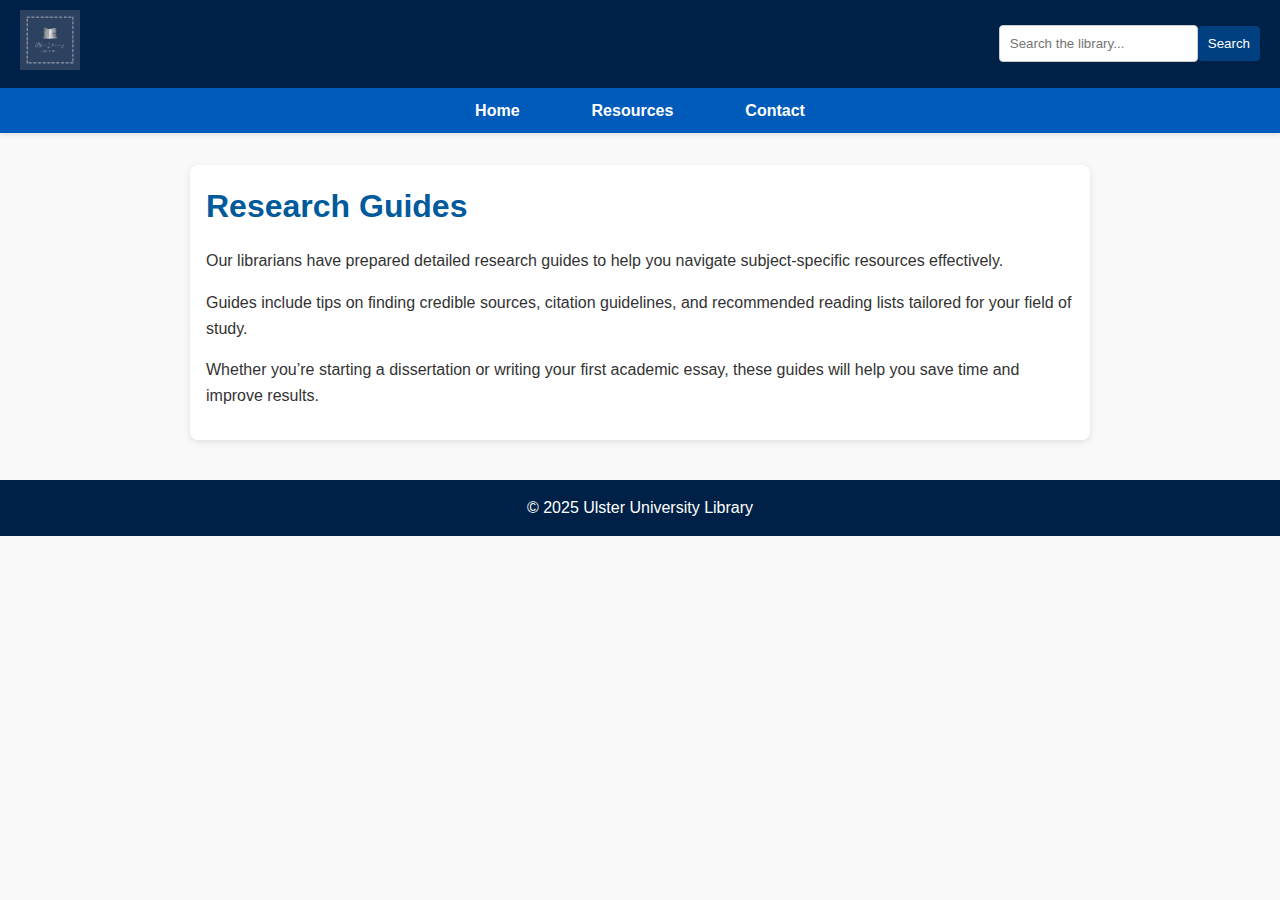
<file: research-guides.html>
<!DOCTYPE html>
<html lang="en">
<head>
  <meta charset="UTF-8"/><meta name="viewport" content="width=device-width, initial-scale=1.0"/>
  <title>Research Guides – Ulster University Library</title>
  <link rel="stylesheet" href="css/style.css"/>
  <style>.content-section{max-width:900px;margin:2rem auto;padding:1rem;background:#fff;border-radius:8px;box-shadow:0 2px 6px rgba(0,0,0,0.1);} .content-section h1{color:#005a9c;margin-bottom:1rem;} .content-section p{line-height:1.6;font-size:1rem;margin-bottom:1rem;}</style>
</head>
<body>
<header><a href="index.html" class="logo"><img src="images/Logo.png" alt="Ulster University Library Logo"/></a>
<form id="searchForm" class="search-container"><input type="text" placeholder="Search the library..."/><button type="submit">Search</button></form>
<button id="nav-toggle" aria-label="Toggle navigation menu">☰</button></header>
<nav class="main-nav"><ul><li><a href="index.html">Home</a></li><li><a href="Resources.html">Resources</a></li><li><a href="contact.html">Contact</a></li></ul></nav>
<main class="content-section">
<h1>Research Guides</h1>
<p>Our librarians have prepared detailed research guides to help you navigate subject-specific resources effectively.</p>
<p>Guides include tips on finding credible sources, citation guidelines, and recommended reading lists tailored for your field of study.</p>
<p>Whether you’re starting a dissertation or writing your first academic essay, these guides will help you save time and improve results.</p>
</main>
<footer><p>© 2025 Ulster University Library</p></footer>
<script src="https://code.jquery.com/jquery-3.7.0.min.js"></script>
<script>$(document).on("click","#nav-toggle",()=>$(".main-nav").toggleClass("open"));</script>
</body>
</html>
</file>
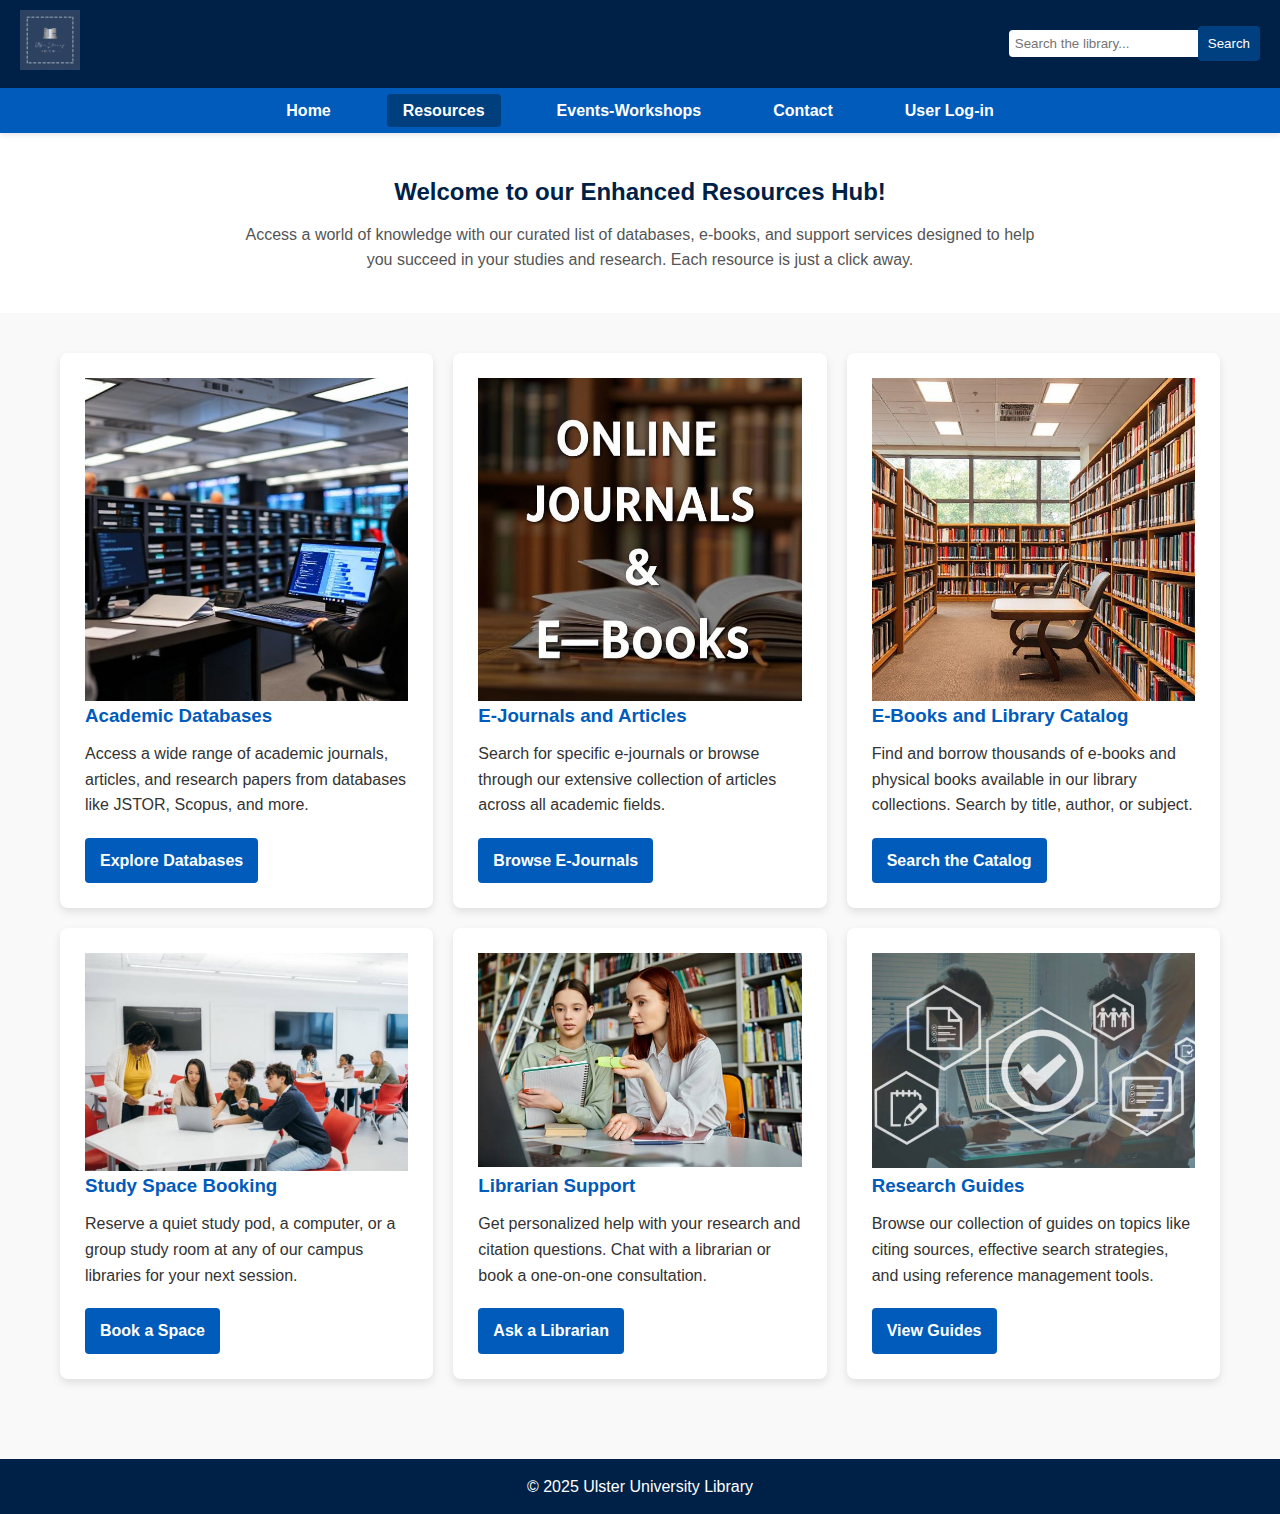
<file: Resources.html>
<!DOCTYPE html>
<html lang="en">
<head>
  <meta charset="UTF-8" />
  <meta name="viewport" content="width=device-width, initial-scale=1.0"/>
  <title>Resources – Ulster University Library</title>
  <link rel="stylesheet" href="css/style.css" />
  <link rel="icon" type="image/png" href="images/favicon.png" />

</head>
<body class="requires-login">
  <header>
    <a href="index.html" class="logo">
      <img src="images/Logo.png" alt="Ulster University Library Logo" />
    </a>
    
    <form id="searchForm" class="search-container">
      <input type="text" id="searchInput" placeholder="Search the library..."/>
      <button type="submit">Search</button>
    </form>
    
    <button id="nav-toggle" aria-label="Toggle navigation menu">☰</button>
  </header>

  <nav class="main-nav">
    <ul id="nav-links">
      <li><a href="index.html">Home</a></li>
      <li><a href="Resources.html" class="active">Resources</a></li>
      <li><a href="Events-Workshops.html">Events-Workshops</a></li>
      <li><a href="contact.html">Contact</a></li>
      <li><a href="Login.html">User Log-in</a></li>
    </ul>
  </nav>

  <main class="content-container">
    <section id="resources-intro">
      <h2>Welcome to our Enhanced Resources Hub!</h2>
      <p>Access a world of knowledge with our curated list of databases, e-books, and support services designed to help you succeed in your studies and research. Each resource is just a click away.</p>
    </section>

    <section id="resource-cards">
      <div class="card-grid">
        <div class="card">
          <img src="images/Academic databases.jpg" alt="Academic Databases">
          <div class="card-content">
            <h3>Academic Databases</h3>
            <p>Access a wide range of academic journals, articles, and research papers from databases like JSTOR, Scopus, and more.</p>
            <a href="#databases" class="btn" onclick="showResource('databases')">Explore Databases</a>
          </div>
        </div>

        <div class="card">
          <img src="images/online-journals.jpg" alt="E-Journals">
          <div class="card-content">
            <h3>E-Journals and Articles</h3>
            <p>Search for specific e-journals or browse through our extensive collection of articles across all academic fields.</p>
            <a href="#ejournals" class="btn" onclick="showResource('ejournals')">Browse E-Journals</a>
          </div>
        </div>
        
        <div class="card">
          <img src="images/interlibrary-loan.jpg" alt="Library Catalog">
          <div class="card-content">
            <h3>E-Books and Library Catalog</h3>
            <p>Find and borrow thousands of e-books and physical books available in our library collections. Search by title, author, or subject.</p>
            <a href="#catalog" class="btn" onclick="showResource('catalog')">Search the Catalog</a>
          </div>
        </div>

        <div class="card">
          <img src="images/Study space support.jpg" alt="Study Space">
          <div class="card-content">
            <h3>Study Space Booking</h3>
            <p>Reserve a quiet study pod, a computer, or a group study room at any of our campus libraries for your next session.</p>
            <a href="#booking" class="btn" onclick="showResource('booking')">Book a Space</a>
          </div>
        </div>

        <div class="card">
          <img src="images/Librarian Support.jpg" alt="Librarian Support">
          <div class="card-content">
            <h3>Librarian Support</h3>
            <p>Get personalized help with your research and citation questions. Chat with a librarian or book a one-on-one consultation.</p>
            <a href="#librarian" class="btn" onclick="showResource('librarian')">Ask a Librarian</a>
          </div>
        </div>

        <div class="card">
          <img src="images/Research Guides.jpg" alt="Research Guides">
          <div class="card-content">
            <h3>Research Guides</h3>
            <p>Browse our collection of guides on topics like citing sources, effective search strategies, and using reference management tools.</p>
            <a href="#guides" class="btn" onclick="showResource('guides')">View Guides</a>
          </div>
        </div>
      </div>
    </section>
  </main>

  <!-- Resource Subpages (hidden by default) -->
  <div id="databases" class="resource-container" style="display: none;">
    <div class="resource-header">
      <h1>Academic Databases</h1>
      <p>Access world-class research materials through our extensive collection of academic databases</p>
    </div>
    
    <div class="resource-content">
      <p>Our library provides access to a comprehensive range of academic databases covering all disciplines. These resources include peer-reviewed journals, conference proceedings, e-books, and specialized datasets.</p>
      
      <h2>Featured Databases</h2>
      
      <div class="database-list">
        <div class="database-card">
          <h3>JSTOR</h3>
          <p>A digital library of academic journals, books, and primary sources covering arts, humanities, and social sciences.</p>
          <a href="#" class="database-link">Access JSTOR →</a>
        </div>
        
        <div class="database-card">
          <h3>Scopus</h3>
          <p>The largest abstract and citation database of peer-reviewed literature with smart tools to track, analyze and visualize research.</p>
          <a href="#" class="database-link">Access Scopus →</a>
        </div>
        
        <div class="database-card">
          <h3>Web of Science</h3>
          <p>A platform that provides access to multiple databases that reference cross-disciplinary research.</p>
          <a href="#" class="database-link">Access Web of Science →</a>
        </div>
        
        <div class="database-card">
          <h3>PubMed</h3>
          <p>A free resource supporting the search and retrieval of biomedical and life sciences literature.</p>
          <a href="#" class="database-link">Access PubMed →</a>
        </div>
        
        <div class="database-card">
          <h3>IEEE Xplore</h3>
          <p>A research database for discovery and access to scientific and technical content.</p>
          <a href="#" class="database-link">Access IEEE Xplore →</a>
        </div>
        
        <div class="database-card">
          <h3>ScienceDirect</h3>
          <p>Full-text scientific database offering journal articles and book chapters from more than 2,500 journals.</p>
          <a href="#" class="database-link">Access ScienceDirect →</a>
        </div>
      </div>
      
      <h2>Database Search Tips</h2>
      <p>To get the most out of our databases:</p>
      <ul>
        <li>Use specific keywords rather than full sentences</li>
        <li>Utilize Boolean operators (AND, OR, NOT) to refine your search</li>
        <li>Take advantage of advanced search filters</li>
        <li>Set up alerts for new publications in your research area</li>
      </ul>
      
      <a href="#" class="back-link" onclick="showResource('main')">← Back to Resources</a>
    </div>
  </div>
  
  <div id="ejournals" class="resource-container" style="display: none;">
    <div class="resource-header">
      <h1>E-Journals and Articles</h1>
      <p>Explore our extensive collection of electronic journals and scholarly articles</p>
    </div>
    
    <div class="resource-content">
      <p>Ulster University Library provides access to over 100,000 e-journals across all academic disciplines. Our collection includes the latest research publications, historical archives, and specialized periodicals.</p>
      
      <h2>Browse by Subject</h2>
      
      <div class="form-group">
        <select>
          <option>Select a subject area</option>
          <option>Arts & Humanities</option>
          <option>Business & Economics</option>
          <option>Engineering & Technology</option>
          <option>Health Sciences</option>
          <option>Social Sciences</option>
          <option>Natural Sciences</option>
        </select>
      </div>
      
      <h2>Featured Journals</h2>
      
      <div class="database-list">
        <div class="database-card">
          <h3>Nature</h3>
          <p>International weekly journal of science, publishing peer-reviewed research in all fields of science and technology.</p>
          <a href="#" class="database-link">Browse Nature →</a>
        </div>
        
        <div class="database-card">
          <h3>The Lancet</h3>
          <p>World-leading medical journal committed to publishing the best science for better lives.</p>
          <a href="#" class="database-link">Browse The Lancet →</a>
        </div>
        
        <div class="database-card">
          <h3>Journal of Business Ethics</h3>
          <p>Publishes original articles from a wide variety of methodological and disciplinary perspectives.</p>
          <a href="#" class="database-link">Browse Journal →</a>
        </div>
      </div>
      
      <h2>Search E-Journals</h2>
      <div class="form-group">
        <input type="text" placeholder="Search by journal title, ISSN, or keywords">
      </div>
      <button class="btn">Search Journals</button>
      
      <a href="#" class="back-link" onclick="showResource('main')">← Back to Resources</a>
    </div>
  </div>
  
  <div id="catalog" class="resource-container" style="display: none;">
    <div class="resource-header">
      <h1>Library Catalog</h1>
      <p>Search our extensive collection of books, e-books, and other materials</p>
    </div>
    
    <div class="resource-content">
      <p>Our library catalog provides access to over 500,000 physical items and 200,000 e-books. Search by title, author, subject, ISBN, or keyword to find the resources you need.</p>
      
      <div class="search-box" style="margin: 30px 0;">
        <input type="text" placeholder="Search the library catalog...">
        <button class="btn" style="border-radius: 0 6px 6px 0; margin: 0; width: auto;">Search</button>
      </div>
      
      <div class="form-row">
        <div class="form-group">
          <label>Format</label>
          <select>
            <option>All Formats</option>
            <option>Books</option>
            <option>E-books</option>
            <option>Journals</option>
            <option>Audio-Visual</option>
            <option>Theses</option>
          </select>
        </div>
        
        <div class="form-group">
          <label>Location</label>
          <select>
            <option>All Locations</option>
            <option>Main Library</option>
            <option>Science Library</option>
            <option>Medical Library</option>
            <option>Online Resources</option>
          </select>
        </div>
      </div>
      
      <h2>Featured Collections</h2>
      
      <div class="database-list">
        <div class="database-card">
          <h3>New Arrivals</h3>
          <p>Browse our most recently acquired books and resources across all subject areas.</p>
          <a href="#" class="database-link">View New Arrivals →</a>
        </div>
        
        <div class="database-card">
          <h3>Course Reserves</h3>
          <p>Find materials reserved by instructors for specific courses.</p>
          <a href="#" class="database-link">View Course Reserves →</a>
        </div>
        
        <div class="database-card">
          <h3>Special Collections</h3>
          <p>Explore rare books, manuscripts, archives, and other unique materials.</p>
          <a href="#" class="database-link">View Special Collections →</a>
        </div>
      </div>
      
      <a href="#" class="back-link" onclick="showResource('main')">← Back to Resources</a>
    </div>
  </div>
  
  <div id="booking" class="resource-container" style="display: none;">
    <div class="resource-header">
      <h1>Study Space Booking</h1>
      <p>Reserve your ideal study environment in our library facilities</p>
    </div>
    
    <div class="resource-content">
      <p>Our library offers a variety of study spaces to suit different needs. Whether you need a quiet individual space or a collaborative group area, we have options available.</p>
      
      <div class="booking-form">
        <div class="form-row">
          <div class="form-group">
            <label>Booking Date</label>
            <input type="date">
          </div>
          
          <div class="form-group">
            <label>Time Slot</label>
            <select>
              <option>9:00 AM - 11:00 AM</option>
              <option>11:00 AM - 1:00 PM</option>
              <option>1:00 PM - 3:00 PM</option>
              <option>3:00 PM - 5:00 PM</option>
              <option>5:00 PM - 7:00 PM</option>
            </select>
          </div>
        </div>
        
        <div class="form-group">
          <label>Space Type</label>
          <select>
            <option>Individual Study Pod</option>
            <option>Group Study Room (2-4 people)</option>
            <option>Group Study Room (4-6 people)</option>
            <option>Computer Station</option>
            <option>Silent Study Area</option>
          </select>
        </div>
        
        <div class="form-group">
          <label>Duration</label>
          <select>
            <option>2 hours</option>
            <option>3 hours</option>
            <option>4 hours</option>
          </select>
        </div>
        
        <div class="form-group">
          <label>Special Requirements</label>
          <textarea rows="3" placeholder="Accessibility needs, equipment requirements, etc."></textarea>
        </div>
        
        <button class="btn">Check Availability</button>
      </div>
      
      <h2>Study Space Features</h2>
      
      <ul>
        <li><strong>Individual Study Pods:</strong> Soundproof, private spaces for focused work</li>
        <li><strong>Group Study Rooms:</strong> Equipped with large monitors, whiteboards, and video conferencing</li>
        <li><strong>Computer Stations:</strong> High-performance computers with specialized software</li>
        <li><strong>Silent Study Areas:</strong> Strictly enforced quiet zones for deep concentration</li>
      </ul>
      
      <a href="#" class="back-link" onclick="showResource('main')">← Back to Resources</a>
    </div>
  </div>
  
  <div id="librarian" class="resource-container" style="display: none;">
    <div class="resource-header">
      <h1>Ask a Librarian</h1>
      <p>Get expert research assistance from our professional librarians</p>
    </div>
    
    <div class="resource-content">
      <p>Our team of subject-specialist librarians is here to support your research and learning. Contact us through the form below, or visit us during our consultation hours.</p>
      
      <div class="booking-form">
        <div class="form-row">
          <div class="form-group">
            <label>Your Name</label>
            <input type="text">
          </div>
          
          <div class="form-group">
            <label>Email Address</label>
            <input type="email">
          </div>
        </div>
        
        <div class="form-group">
          <label>Subject Area</label>
          <select>
            <option>Select a subject area</option>
            <option>Arts & Humanities</option>
            <option>Business & Economics</option>
            <option>Engineering & Technology</option>
            <option>Health Sciences</option>
            <option>Social Sciences</option>
            <option>Natural Sciences</option>
          </select>
        </div>
        
        <div class="form-group">
          <label>Question Type</label>
          <select>
            <option>Research Assistance</option>
            <option>Database Access</option>
            <option>Citation Help</option>
            <option>Literature Search</option>
            <option>Technical Support</option>
            <option>Other</option>
          </select>
        </div>
        
        <div class="form-group">
          <label>Your Question</label>
          <textarea rows="5" placeholder="Please provide details about your research question or information need..."></textarea>
        </div>
        
        <div class="form-group">
          <label>Preferred Contact Method</label>
          <div>
            <label><input type="radio" name="contact" checked> Email</label>
            <label><input type="radio" name="contact"> Phone</label>
            <label><input type="radio" name="contact"> In-Person Meeting</label>
          </div>
        </div>
        
        <button class="btn">Submit Question</button>
      </div>
      
      <h2>Consultation Hours</h2>
      <p>Librarians are available for in-person consultations Monday-Friday from 9:00 AM to 5:00 PM. Virtual consultations are available by appointment.</p>
      
      <a href="#" class="back-link" onclick="showResource('main')">← Back to Resources</a>
    </div>
  </div>
  
  <div id="guides" class="resource-container" style="display: none;">
    <div class="resource-header">
      <h1>Research Guides</h1>
      <p>Expert-curated guides to support your academic research</p>
    </div>
    
    <div class="resource-content">
      <p>Our research guides are developed by subject specialists to help you navigate library resources effectively. These guides provide step-by-step instructions, tips, and recommended resources for various research tasks.</p>
      
      <h2>Popular Guides</h2>
      
      <div class="guide-grid">
        <div class="guide-card">
          <div class="guide-icon">📚</div>
          <h3>Citation Styles Guide</h3>
          <p>Learn how to properly cite sources in APA, MLA, Chicago, and other academic styles.</p>
          <a href="#" class="btn">View Guide</a>
        </div>
        
        <div class="guide-card">
          <div class="guide-icon">🔍</div>
          <h3>Advanced Search Strategies</h3>
          <p>Master database searching with Boolean operators, subject headings, and other techniques.</p>
          <a href="#" class="btn">View Guide</a>
        </div>
        
        <div class="guide-card">
          <div class="guide-icon">📝</div>
          <h3>Thesis Writing Guide</h3>
          <p>Comprehensive support for planning, researching, and writing your dissertation.</p>
          <a href="#" class="btn">View Guide</a>
        </div>
        
        <div class="guide-card">
          <div class="guide-icon">💻</div>
          <h3>Reference Management Tools</h3>
          <p>Learn to use Zotero, Mendeley, and EndNote for managing citations and bibliographies.</p>
          <a href="#" class="btn">View Guide</a>
        </div>
        
        <div class="guide-card">
          <div class="guide-icon">📊</div>
          <h3>Data Management Guide</h3>
          <p>Best practices for organizing, documenting, and preserving research data.</p>
          <a href="#" class="btn">View Guide</a>
        </div>
        
        <div class="guide-card">
          <div class="guide-icon">🔒</div>
          <h3>Copyright & Fair Use</h3>
          <p>Understand copyright law and how it applies to your research and teaching.</p>
          <a href="#" class="btn">View Guide</a>
        </div>
      </div>
      
      <h2>Browse by Subject</h2>
      
      <div class="database-list">
        <div class="database-card">
          <h3>Arts & Humanities</h3>
          <p>Guides for literature, history, philosophy, languages, and performing arts.</p>
          <a href="#" class="database-link">View Guides →</a>
        </div>
        
        <div class="database-card">
          <h3>Sciences</h3>
          <p>Resources for biology, chemistry, physics, mathematics, and environmental science.</p>
          <a href="#" class="database-link">View Guides →</a>
        </div>
        
        <div class="database-card">
          <h3>Social Sciences</h3>
          <p>Guides for psychology, sociology, political science, economics, and education.</p>
          <a href="#" class="database-link">View Guides →</a>
        </div>
      </div>
      
      <a href="#" class="back-link" onclick="showResource('main')">← Back to Resources</a>
    </div>
  </div>

  <footer>
    <p>© 2025 Ulster University Library</p>
  </footer>

  <div id="confirmation-modal" class="modal">
    <div class="modal-content">
      <span class="close-button">&times;</span>
      <h3 id="modal-title"></h3>
      <p id="modal-message"></p>
      <button class="modal-close-btn">Go to Resources</button>
    </div>
  </div>
  
  <div id="cookie-consent-modal">
    <div class="cookie-content">
      <p>This website uses cookies to ensure you get the best experience on our site. <a href="#">Learn more</a></p>
      <button id="accept-cookies-btn">Accept</button>
    </div>
  </div>

  <script src="https://code.jquery.com/jquery-3.7.0.min.js"></script>
  <script src="js/script.js"></script>
  <button id="back-to-top-btn" title="Go to top">▲</button>
</body>
</html>
</file>
<file: css/style.css>
/* General Reset */
* {
  margin: 0;
  padding: 0;
  box-sizing: border-box;
}

/* Body styles */
body {
  font-family: Arial, sans-serif;
  background-color: #f9f9f9;
  color: #333;
  line-height: 1.6;
}

/* Header styles */
header {
  display: flex;
  justify-content: space-between;
  align-items: center;
  background-color: #002147;
  padding: 10px 20px;
  position: relative;
}

/* Logo image size */
.logo img {
  height: 60px;
}

/* Search form styles */
.search-container {
  display: flex;
  align-items: center;
}

#searchInput {
  padding: 6px;
  border: none;
  border-radius: 4px 0 0 4px;
}

.search-container button {
  padding: 6px 12px;
  border: none;
  background-color: #005bbb;
  color: white;
  border-radius: 0 4px 4px 0;
  cursor: pointer;
}

/* Hamburger menu button */
#nav-toggle {
  display: none; /* Hidden on desktop */
  font-size: 28px;
  background: none;
  border: none;
  color: white;
  cursor: pointer;
  position: relative;
  z-index: 1001;
}

/* Navigation bar styles */
.main-nav {
  background-color: #005bbb;
  padding: 10px 0;
  box-shadow: 0 2px 5px rgba(0, 0, 0, 0.1);
  position: relative;
  z-index: 1000;
}

/* Navigation links container */
.main-nav ul {
  list-style: none;
  display: flex;
  justify-content: center;
  gap: 40px;
  margin: 0;
  padding: 0;
}

/* Navigation link styles */
.main-nav ul li a {
  color: white;
  text-decoration: none;
  font-weight: bold;
  font-size: 1rem;
  padding: 8px 16px;
  transition: background-color 0.3s ease;
}

/* Hover effect on nav links */
.main-nav ul li a:hover,
.main-nav ul li a.active {
  background-color: #003f7d;
  border-radius: 4px;
}

/* Slideshow container */
.slideshow {
  position: relative;
  max-width: 100%;
  height: 250px;
  overflow: hidden;
}

/* Slides style - initially hidden */
.slides {
  display: none;
  position: absolute;
  width: 100%;
  height: 100%;
}

/* Slide images fit container */
.slides img {
  width: 100%;
  height: 100%;
  object-fit: cover;
}

/* Show active slide */
.slides.active {
  display: block;
}

/* About section container */
#about {
  padding: 40px 20px;
  background-color: white;
}

/* Flex container for About section */
.about-container {
  display: flex;
  justify-content: space-between;
  gap: 30px;
  flex-wrap: wrap;
}

/* Left and right columns */
.about-left,
.about-right {
  flex: 1 1 45%;
  min-width: 300px;
}

/* Headings in About section */
.about-left h2,
.about-right h2 {
  margin-bottom: 15px;
  color: #002147;
  text-align: left;
}

/* Paragraphs in About left */
.about-left p {
  text-align: left;
  line-height: 1.6;
}

/* Links in About left */
.about-left a {
  color: #005bbb;
  text-decoration: none;
  font-weight: bold;
}

/* Map iframe styles */
.about-right iframe {
  width: 100%;
  height: 250px;
  border-radius: 8px;
  border: none;
}

/* Contact Section */
.contact-container {
  display: flex;
  flex-wrap: wrap;
  padding: 20px;
  gap: 40px;
  justify-content: space-between;
}

.contact-form,
.contact-info {
  flex: 1 1 300px;
}

.contact-form form {
  display: flex;
  flex-direction: column;
  gap: 10px;
}

input,
textarea {
  padding: 10px;
  border: 1px solid #ccc;
  border-radius: 4px;
}

input.error,
textarea.error {
  border: 2px solid red;
}

button[type="submit"] {
  background: #004080;
  color: white;
  padding: 10px;
  border: none;
  border-radius: 4px;
  cursor: pointer;
}

button[type="submit"]:hover {
  background: #0066cc;
}

/* Footer styles */
footer {
  background-color: #002147;
  color: white;
  text-align: center;
  padding: 15px 0;
  margin-top: 40px;
}

/* Responsive styles for smaller screens */
@media (max-width: 768px) {
  /* Show hamburger button */
  #nav-toggle {
    display: block;
  }

  /* Make the header flexible and allow content to wrap */
  header {
    flex-wrap: wrap;
    justify-content: space-between;
  }

  /* Style the search bar to take up the full width below the header */
  .search-container {
    display: flex;
    width: 100%;
    order: 3;
    margin-top: 10px;
  }

  #searchInput {
    flex-grow: 1;
  }

  /* The navigation list is a column, positioned absolutely, and hidden by default */
  .main-nav ul {
    flex-direction: column;
    background-color: #005bbb;
    position: absolute;
    top: 100%;
    right: 0;
    width: 200px;
    display: none;
    box-shadow: 0 2px 5px rgba(0, 0, 0, 0.2);
    border-radius: 0 0 0 8px;
    z-index: 1000;
  }
}

/* This is the key rule that shows the menu when the 'active' class is toggled by JS */
.main-nav ul.active {
  display: flex;
}

/* NEW: Styles for the pop-up modal */
.modal {
  position: fixed;
  z-index: 10000;
  left: 0;
  top: 0;
  width: 100%;
  height: 100%;
  overflow: auto;
  background-color: rgba(0, 0, 0, 0.7);
  display: none;
}

.modal.show {
  display: flex;
  justify-content: center;
  align-items: center;
}

.modal-content {
  background-color: #fefefe;
  padding: 30px;
  border-radius: 8px;
  max-width: 500px;
  width: 90%;
  text-align: center;
  position: relative;
  box-shadow: 0 4px 8px rgba(0, 0, 0, 0.2);
}

.modal-content h3 {
  color: #002147;
  margin-bottom: 10px;
}

.modal-content p {
  color: #555;
  margin-bottom: 20px;
}

.close-button {
  color: #aaa;
  float: right;
  font-size: 28px;
  font-weight: bold;
  position: absolute;
  top: 10px;
  right: 20px;
  cursor: pointer;
}

.close-button:hover,
.close-button:focus {
  color: black;
  text-decoration: none;
  cursor: pointer;
}

.modal-close-btn {
  background-color: #005bbb;
  color: white;
  border: none;
  padding: 10px 20px;
  border-radius: 5px;
  cursor: pointer;
}

.modal-close-btn:hover {
  background-color: #003f7d;
}

/* NEW: Styles for the cookie consent pop-up */
#cookie-consent-modal {
  position: fixed;
  bottom: 0;
  left: 0;
  width: 100%;
  background-color: #002147;
  color: white;
  padding: 15px 20px;
  box-shadow: 0 -2px 10px rgba(0, 0, 0, 0.2);
  z-index: 9999;
  display: none;
  justify-content: center;
  align-items: center;
  text-align: center;
}

#cookie-consent-modal.show {
  display: flex;
}

.cookie-content {
  display: flex;
  align-items: center;
  flex-wrap: wrap;
  gap: 15px;
  justify-content: center;
  max-width: 960px;
  margin: 0 auto;
}

#cookie-consent-modal p {
  margin: 0;
}

#cookie-consent-modal a {
  color: #005bbb;
  text-decoration: underline;
}

#accept-cookies-btn {
  background-color: #005bbb;
  color: white;
  border: none;
  padding: 8px 20px;
  border-radius: 5px;
  cursor: pointer;
  font-weight: bold;
}

#accept-cookies-btn:hover {
  background-color: #003f7d;
}

/* NEW: Styles for the social media links */
.social-links {
  margin-top: 20px;
}

.social-links h4 {
  color: #002147;
  margin-bottom: 10px;
}

.social-links ul {
  list-style: none;
  display: flex;
  gap: 15px;
  padding: 0;
  margin: 0;
  justify-content: flex-start;
}

.social-links ul li img {
  border: none;
  transition: transform 0.2s ease;
}

.social-links ul li img:hover {
  transform: scale(1.1);
}
/* Resources Page Styles */

/* Intro section styles */
#resources-intro {
    text-align: center;
    padding: 40px 20px;
    background-color: white;
}

#resources-intro h2 {
    color: #002147;
    margin-bottom: 10px;
}

#resources-intro p {
    color: #555;
    max-width: 800px;
    margin: 0 auto;
}

/* Card Grid Layout */
.card-grid {
    display: grid;
    grid-template-columns: repeat(auto-fit, minmax(300px, 1fr));
    gap: 20px;
    padding: 40px 20px;
    max-width: 1200px;
    margin: 0 auto;
}
/* Individual Card Styles */
.card {
    background-color: white;
    padding: 25px;
    border-radius: 8px;
    box-shadow: 0 4px 8px rgba(0, 0, 0, 0.1);
    transition: transform 0.3s ease;
    display: flex;
    flex-direction: column;
    justify-content: space-between;
}

.card:hover {
    transform: translateY(-5px);
}

.card h3 {
    color: #005bbb;
    margin-bottom: 10px;
}

.card p {
    flex-grow: 1; /* Allows paragraph to take up available space */
    margin-bottom: 20px;
}

.card .btn {
    display: inline-block;
    padding: 10px 15px;
    background-color: #005bbb;
    color: white;
    text-decoration: none;
    border-radius: 4px;
    text-align: center;
    font-weight: bold;
    transition: background-color 0.3s ease;
}

.card .btn:hover {
    background-color: #003f7d;
}
/* Additional login page styles */
    .login-container {
      max-width: 400px;
      margin: 3rem auto;
      background: #fff;
      padding: 2rem;
      border-radius: 8px;
      box-shadow: 0 2px 8px rgba(0,0,0,0.1);
    }
    .login-container h1 {
      margin-bottom: 1.5rem;
      color: #005a9c;
      text-align: center;
    }
    .login-container label {
      display: block;
      margin-top: 1rem;
      font-weight: bold;
    }
    .login-container input {
      width: 100%;
      padding: 0.6rem;
      margin-top: 0.4rem;
      border: 1px solid #ccc;
      border-radius: 4px;
    }
    .login-container button {
      margin-top: 1.5rem;
      width: 100%;
      padding: 0.8rem;
      background: #005a9c;
      color: #fff;
      border: none;
      border-radius: 4px;
      font-size: 1rem;
    }
    .login-container button:hover {
      background: #004070;
    }
    .error-msg {
      color: red;
      margin-top: 0.5rem;
    }
/* ========================================= */
/* Events & Workshops Page Styles */
/* ========================================= */

.events-page-content {
    padding: 30px 20px;
}

.section-heading {
    color: #002147;
    margin-bottom: 20px;
}

.past-events {
    margin-top: 50px;
}

.event-grid {
    display: grid;
    grid-template-columns: repeat(auto-fit, minmax(300px, 1fr));
    gap: 20px;
}

.event-card {
    background-color: #ffffff;
    border: 1px solid #e0e0e0;
    border-radius: 8px;
    padding: 20px;
    box-shadow: 0 4px 8px rgba(0,0,0,0.05);
    transition: transform 0.2s ease, box-shadow 0.2s ease;
}

.event-card:hover {
    transform: translateY(-5px);
    box-shadow: 0 6px 12px rgba(0,0,0,0.1);
}

.event-card h3 {
    color: #002147;
    margin-bottom: 10px;
}

.event-card p {
    margin-bottom: 5px;
}

.register-btn {
    background-color: #005bbb;
    color: white;
    border: none;
    padding: 10px 15px;
    border-radius: 4px;
    cursor: pointer;
    font-weight: bold;
    margin-top: 15px;
    transition: background-color 0.2s ease;
}

.register-btn:hover {
    background-color: #003f7d;
}

.past-events-list {
    list-style: disc;
    padding-left: 20px;
}
/* Back to Top Button Styles */
#back-to-top-btn {
    display: none; /* Hidden by default */
    position: fixed; /* Fixed position */
    bottom: 20px; /* Place button 20px from the bottom */
    right: 20px; /* Place button 20px from the right */
    z-index: 99; /* Ensure it's on top of other elements */
    font-size: 24px;
    background-color: #005bbb;
    color: white;
    border: none;
    outline: none;
    cursor: pointer;
    padding: 10px 15px;
    border-radius: 50%; /* Make it a circle */
    box-shadow: 0 2px 5px rgba(0, 0, 0, 0.2);
    transition: background-color 0.3s, transform 0.3s;
}

#back-to-top-btn.show {
    display: block; /* Show the button when the 'show' class is added */
}

#back-to-top-btn:hover {
    background-color: #003f7d;
    transform: scale(1.1);
}
</file>
